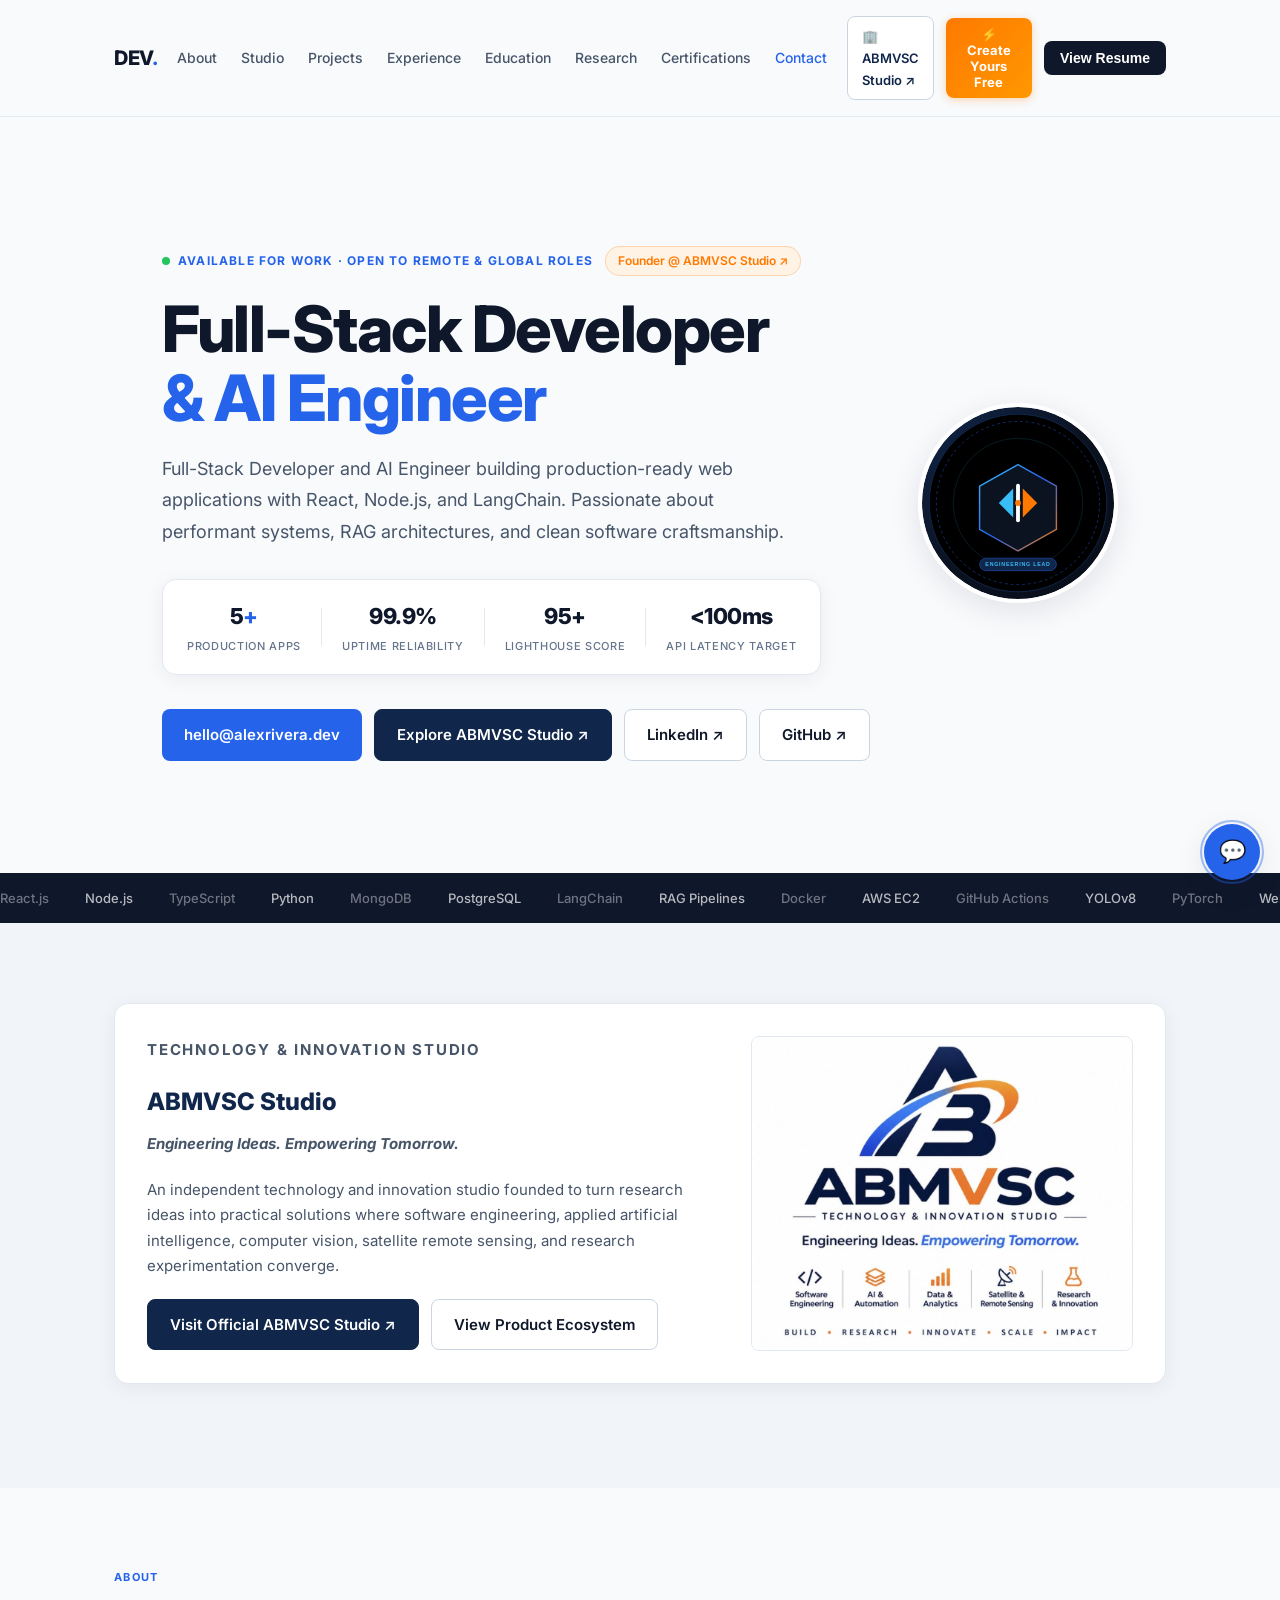
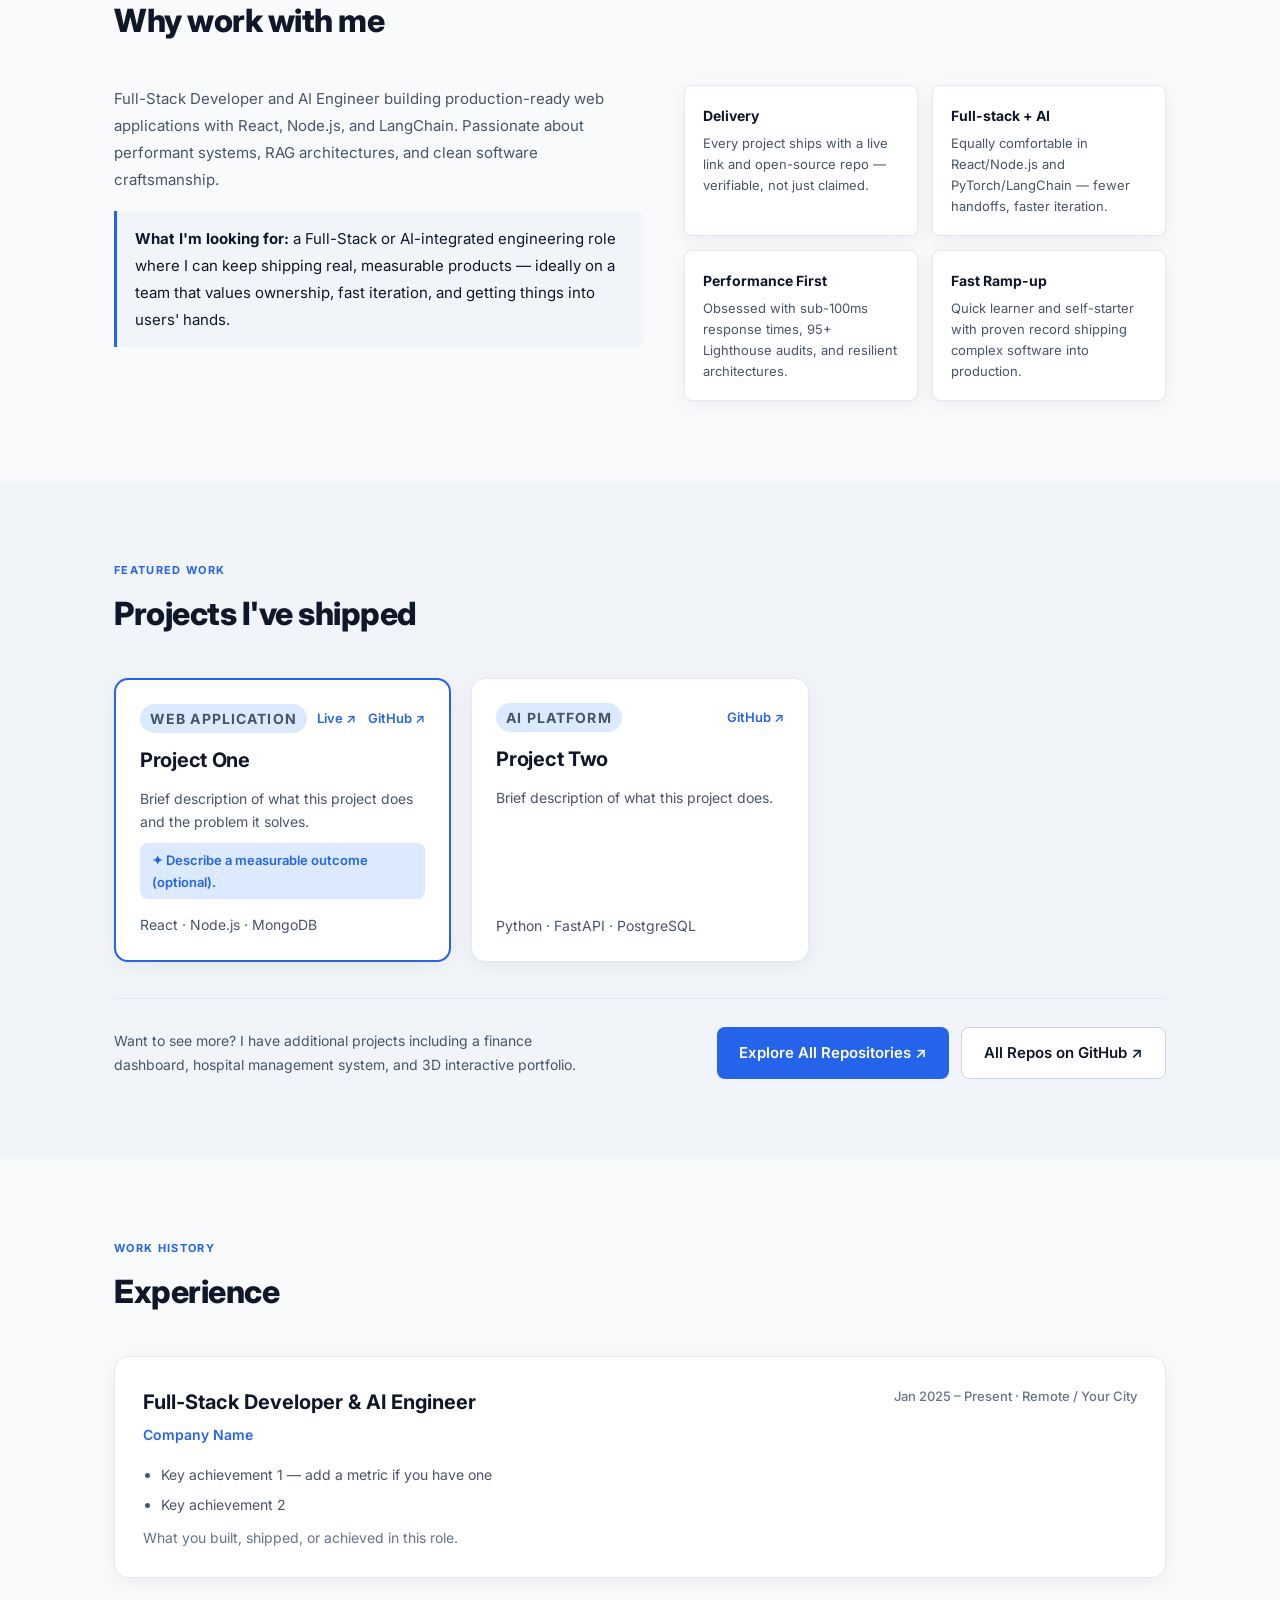
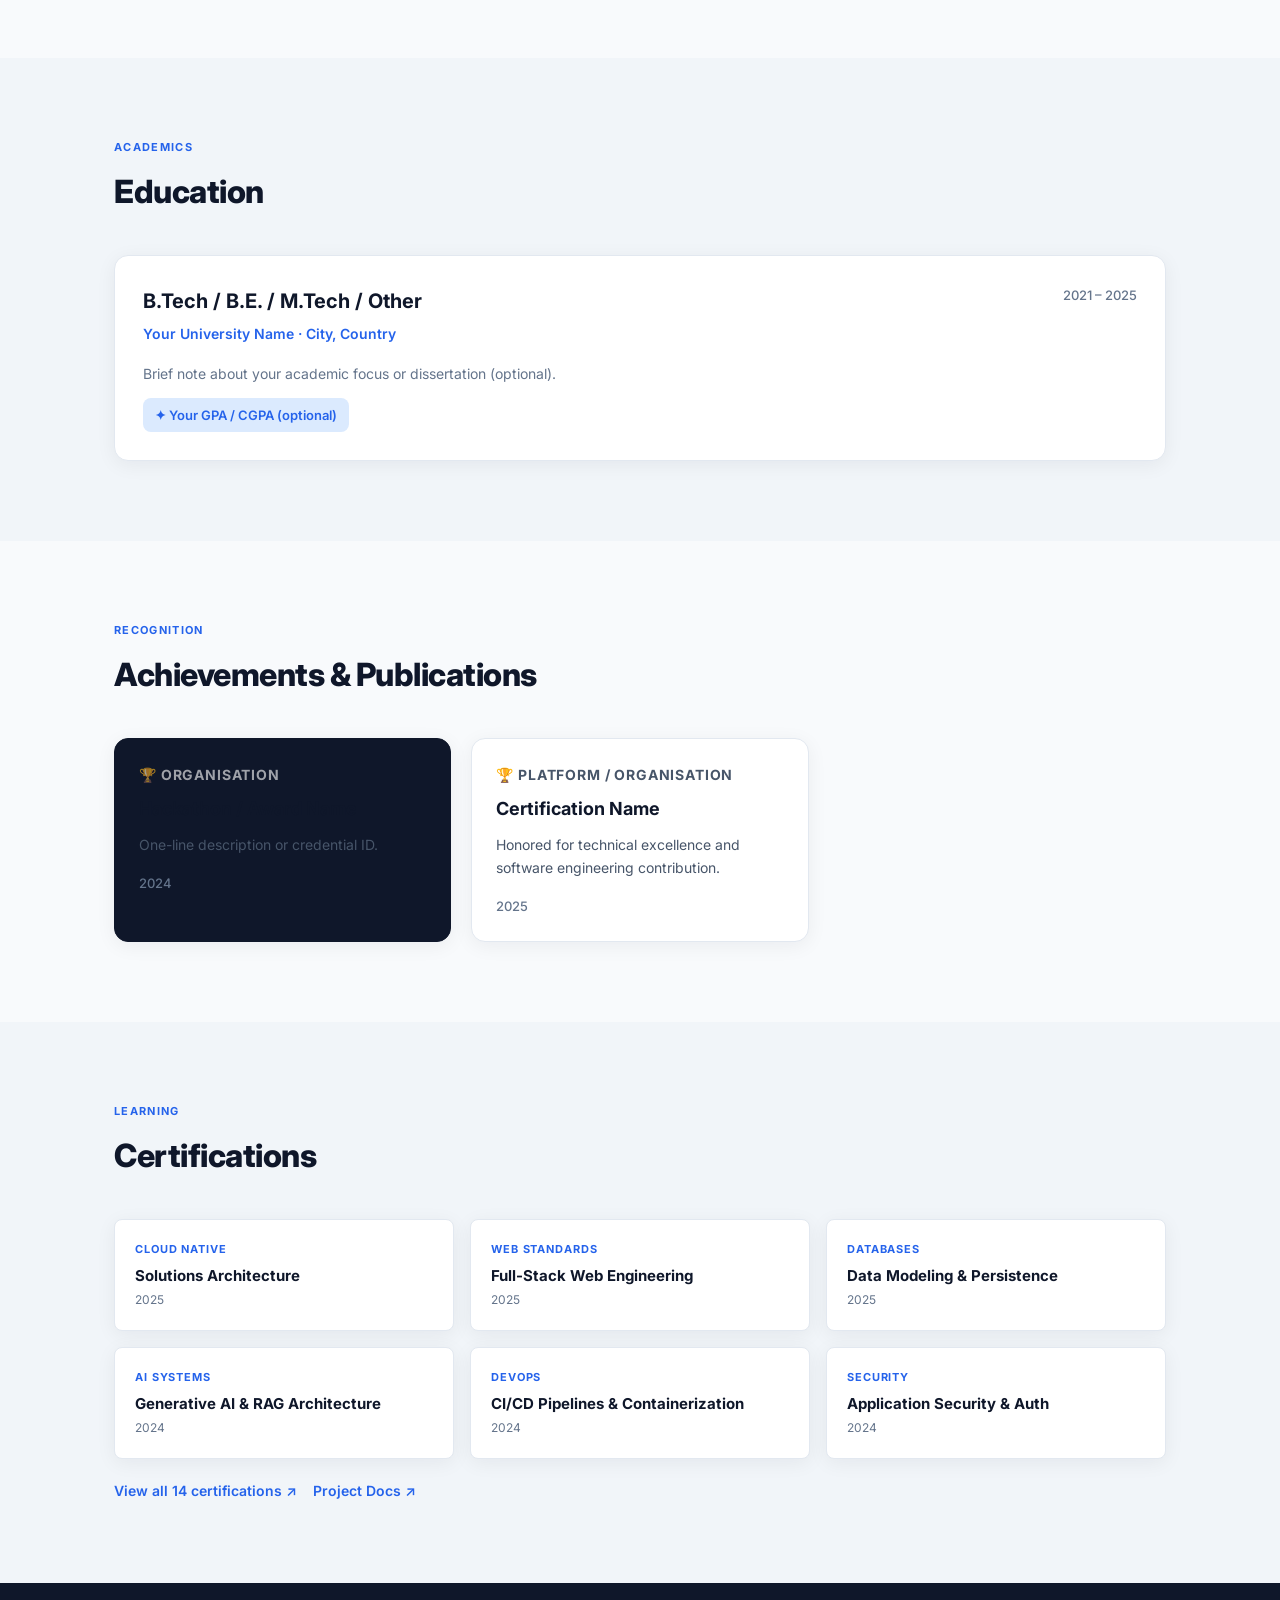
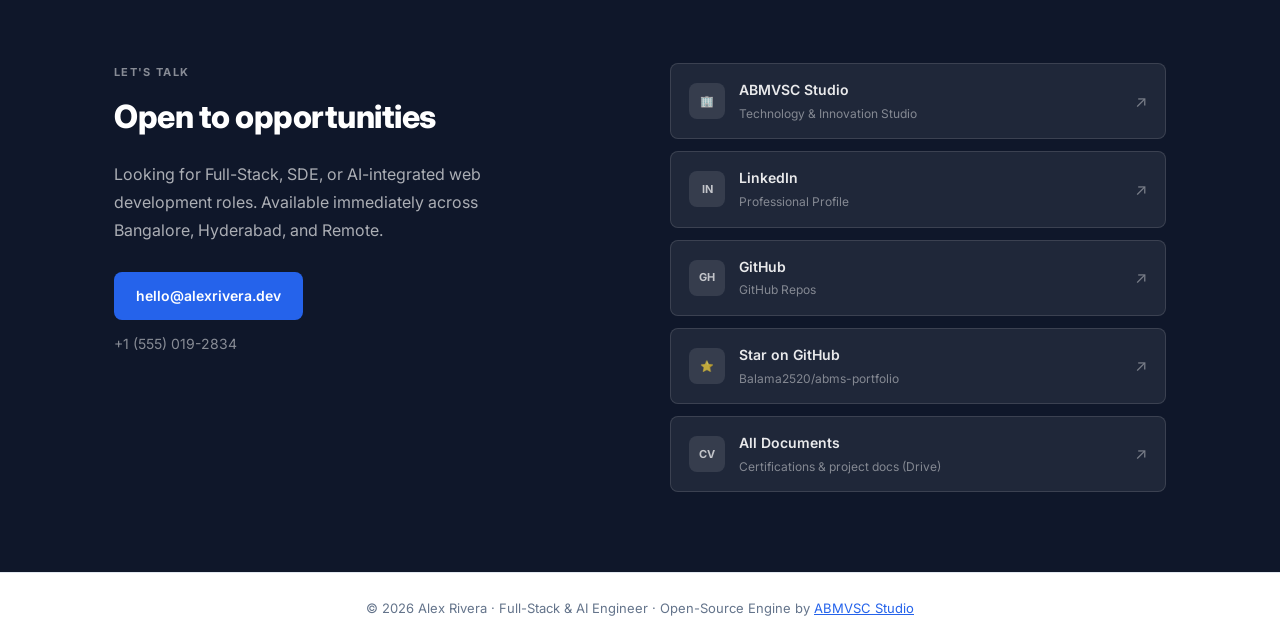
<file: index.html>
<!DOCTYPE html>
<html lang="en">

<head>
  <meta charset="UTF-8" />
  <meta name="viewport" content="width=device-width, initial-scale=1.0" />
  <title>Developer Portfolio | Full-Stack &amp; AI Engineer</title>
  <meta name="description"
    content="Developer Portfolio — Full-Stack Developer building AI-powered web applications with React, Node.js, and cloud architectures. Open-source template by ABMVSC Studio." />
  <link rel="canonical" href="https://abms-portfolio.netlify.app/" />
  <meta name="theme-color" content="#0f172a" />

  <!-- Google Site Verification -->
  <meta name="google-site-verification" content="google1813f9af1d0c0f59" />

  <!-- Open Graph -->
  <meta property="og:type" content="website" />
  <meta property="og:title" content="Developer Portfolio | Full-Stack &amp; AI Engineer" />
  <meta property="og:description"
    content="Full-Stack Developer building AI-powered web applications with React, Node.js, and cloud architectures. Open-source template by ABMVSC Studio." />
  <meta property="og:url" content="https://abms-portfolio.netlify.app/" />
  <meta property="og:site_name" content="Developer Portfolio" />
  <meta property="og:locale" content="en_IN" />
  <meta property="og:image" content="https://abms-portfolio.netlify.app/og-image.png" />
  <meta property="og:image:width" content="1200" />
  <meta property="og:image:height" content="630" />
  <meta property="og:image:alt" content="Developer Portfolio — Full-Stack &amp; AI Engineer" />

  <!-- Twitter Card -->
  <meta name="twitter:card" content="summary_large_image" />
  <meta name="twitter:title" content="Developer Portfolio | Full-Stack &amp; AI Engineer" />
  <meta name="twitter:description"
    content="Full-Stack Developer building AI-powered web applications with React, Node.js, and modern AI architectures." />
  <meta name="twitter:image" content="https://abms-portfolio.netlify.app/og-image.png" />

  <!-- Favicon -->
  <link rel="apple-touch-icon" sizes="180x180" href="apple-touch-icon.png" />
  <link rel="icon" type="image/png" sizes="32x32" href="favicon-32x32.png" />
  <link rel="icon" type="image/png" sizes="16x16" href="favicon-16x16.png" />
  <link rel="icon" href="favicon.ico" />
  <link rel="manifest" href="site.webmanifest" />

  <!-- Fonts -->
  <link rel="preconnect" href="https://fonts.googleapis.com" />
  <link rel="preconnect" href="https://fonts.gstatic.com" crossorigin />
  <link
    href="https://fonts.googleapis.com/css2?family=Inter:ital,wght@0,400;0,500;0,600;0,700;0,800;1,400&display=swap"
    rel="stylesheet" />

  <link rel="stylesheet" href="style.css" />

  <!-- Structured Data -->
  <script type="application/ld+json">
  {
    "@context": "https://schema.org",
    "@type": "Person",
    "name": "Developer Portfolio",
    "jobTitle": "Full-Stack Developer",
    "description": "Full-Stack Developer and AI Engineer building production-ready web applications with React, Node.js, and cloud architectures.",
    "url": "https://abms-portfolio.netlify.app/",
    "image": "https://abms-portfolio.netlify.app/assets/avatar.svg",
    "email": "mailto:hello@alexrivera.dev",
    "telephone": "+1-555-019-2834",
    "address": {
      "@type": "PostalAddress",
      "addressRegion": "Global Remote",
      "addressCountry": "IN"
    },
    "alumniOf": {
      "@type": "CollegeOrUniversity",
      "name": "University of Technology"
    },
    "sameAs": [
      "https://linkedin.com",
      "https://github.com",
                  "https://github.com"
    ],
    "knowsAbout": ["React.js", "Node.js", "LangChain", "AI Engineering", "Full-Stack Development", "Computer Vision"]
  }
  </script>
</head>

<body>
  <a href="#main" class="skip-link">Skip to content</a>

  <!-- NAVBAR -->
  <header class="navbar">
    <div class="container">
      <div class="logo">
        <a href="index.html" data-bind="personal.initials">DEV<span class="logo-accent">.</span></a>
      </div>

      <nav aria-label="Primary navigation">
        <a href="#about">About</a>
        <a href="#studio">Studio</a>
        <a href="#projects">Projects</a>
        <a href="#experience">Experience</a>
        <a href="#education">Education</a>
        <a href="#research">Research</a>
        <a href="#certifications">Certifications</a>
        <a href="#contact">Contact</a>
      </nav>

      <div class="nav-actions">
        <!-- Direct Link to Company Studio Portfolio -->
        <a href="studio.html" class="company-switch-btn" title="View ABMVSC Technology &amp; Innovation Studio">
          🏢 ABMVSC Studio ↗
        </a>

        <button class="generator-nav-btn" type="button" data-generator-open title="Generate Your Free Portfolio in 60s">
          ⚡ Create Yours Free
        </button>
        <button class="resume-btn" type="button" data-resume-trigger>
          View Resume
        </button>
      </div>
    </div>
  </header>

  <main id="main">

    <!-- HERO -->
    <section class="hero">
      <div class="container hero-flex">
        <div class="hero-content">
          <p class="eyebrow">Available for work · Open to Remote &amp; Global Roles</p>
          <a href="studio.html" class="studio-pill-tag">Founder @ ABMVSC Studio ↗</a>

          <h1>Full-Stack Developer<br><span class="hero-accent">&amp; AI Engineer</span></h1>
          <p class="hero-description" data-bind="personal.bio">
            I build production-ready web applications and intelligent AI tools — React frontends,
            Node.js backends, LangChain RAG pipelines, and cloud deployments.
            Engineered under <strong>ABMVSC Studio</strong>. Open to full-time engineering roles and global remote collaborations.
          </p>

          <div class="stat-row">
            <div class="stat">
              <span class="stat-num">5<span style="color:var(--accent);">+</span></span>
              <span class="stat-label">Production Apps</span>
            </div>
            <div class="stat-divider"></div>
            <div class="stat">
              <span class="stat-num">99.9%</span>
              <span class="stat-label">Uptime Reliability</span>
            </div>
            <div class="stat-divider"></div>
            <div class="stat">
              <span class="stat-num">95+</span>
              <span class="stat-label">Lighthouse Score</span>
            </div>
            <div class="stat-divider"></div>
            <div class="stat">
              <span class="stat-num">&lt;100ms</span>
              <span class="stat-label">API Latency Target</span>
            </div>
          </div>

          <div class="hero-buttons">
            <a class="btn-primary" href="mailto:hello@alexrivera.dev" data-bind="personal.email">Email Me</a>
            <a class="btn-studio" href="studio.html">Explore ABMVSC Studio ↗</a>
            <a class="btn-secondary" href="https://linkedin.com" target="_blank"
              rel="noopener noreferrer">LinkedIn ↗</a>
            <a class="btn-secondary" href="https://github.com" target="_blank"
              rel="noopener noreferrer">GitHub ↗</a>
          </div>
        </div>

        <div class="hero-photo-wrap">
          <img class="hero-photo" src="assets/engineer-avatar.svg" alt="Developer Avatar" width="200" height="200" data-bind="personal.photo" />
        </div>
      </div>
    </section>

    <!-- SKILLS MARQUEE -->
    <div class="skills-bar">
      <div class="skills-scroll">
        <span>React.js</span><span>Node.js</span><span>TypeScript</span><span>Python</span>
        <span>MongoDB</span><span>PostgreSQL</span><span>LangChain</span><span>RAG Pipelines</span>
        <span>Docker</span><span>AWS EC2</span><span>GitHub Actions</span><span>YOLOv8</span>
        <span>PyTorch</span><span>WebSockets</span><span>JWT</span><span>REST APIs</span>
        <span>Express.js</span><span>Tailwind CSS</span><span>Redux</span><span>OpenCV</span>
        <!-- duplicate for seamless loop -->
        <span>React.js</span><span>Node.js</span><span>TypeScript</span><span>Python</span>
        <span>MongoDB</span><span>PostgreSQL</span><span>LangChain</span><span>RAG Pipelines</span>
        <span>Docker</span><span>AWS EC2</span><span>GitHub Actions</span><span>YOLOv8</span>
        <span>PyTorch</span><span>WebSockets</span><span>JWT</span><span>REST APIs</span>
        <span>Express.js</span><span>Tailwind CSS</span><span>Redux</span><span>OpenCV</span>
      </div>
    </div>

    <!-- COMPANY SHOWCASE BANNER -->
    <section id="studio" class="section alt">
      <div class="container">
        <div class="company-feature-banner">
          <div>
            <p class="section-label section-label-orange">Technology &amp; Innovation Studio</p>
            <h3>ABMVSC Studio</h3>
            <p class="company-tagline">Engineering Ideas. Empowering Tomorrow.</p>
            <p>
              An independent technology and innovation studio founded to turn research ideas into practical solutions where software engineering,
              applied artificial intelligence, computer vision, satellite remote sensing, and research experimentation converge.
            </p>
            <div style="display: flex; gap: 12px; flex-wrap: wrap;">
              <a href="studio.html" class="btn-studio">Visit Official ABMVSC Studio ↗</a>
              <a href="studio.html#ecosystem" class="btn-secondary">View Product Ecosystem</a>
            </div>
          </div>
          <div>
            <a href="studio.html">
              <img src="assets/abmvsc-logo-card.jpg" alt="ABMVSC — Technology &amp; Innovation Studio" width="460" />
            </a>
          </div>
        </div>
      </div>
    </section>

    <!-- ABOUT / WHY WORK WITH ME -->
    <section id="about" class="section">
      <div class="container">
        <header class="section-header">
          <p class="section-label">About</p>
          <h2>Why work with me</h2>
        </header>

        <div class="about-grid">
          <div class="about-narrative">
            <p data-bind="personal.bio">
              I am a full-stack engineer and AI developer focused on shipping production-quality software, clean architectures,
              and measurable real-world outcomes. Every project featured here includes a live interactive demo and an
              open-source codebase. I bridge user-centric frontend craftsmanship with performant backend systems and
              intelligent AI pipelines.
            </p>
            <p class="about-vision">
              <strong>What I'm looking for:</strong> a Full-Stack or AI-integrated engineering role where I can
              keep shipping real, measurable products — ideally on a team that values ownership, fast iteration,
              and getting things into users' hands.
            </p>
          </div>

          <div class="reason-grid">
            <div class="reason-card">
              <p class="reason-title">Delivery</p>
              <p>Every project ships with a live link and open-source repo — verifiable, not just claimed.</p>
            </div>
            <div class="reason-card">
              <p class="reason-title">Full-stack + AI</p>
              <p>Equally comfortable in React/Node.js and PyTorch/LangChain — fewer handoffs, faster iteration.</p>
            </div>
            <div class="reason-card">
              <p class="reason-title">Performance First</p>
              <p>Obsessed with sub-100ms response times, 95+ Lighthouse audits, and resilient architectures.</p>
            </div>
            <div class="reason-card">
              <p class="reason-title">Fast Ramp-up</p>
              <p>Quick learner and self-starter with proven record shipping complex software into production.</p>
            </div>
          </div>
        </div>
      </div>
    </section>

    <!-- PROJECTS -->
    <section id="projects" class="section alt">
      <div class="container">
        <header class="section-header">
          <p class="section-label">Featured Work</p>
          <h2>Projects I've shipped</h2>
        </header>

        <div class="project-grid">

          <!-- Saarthi Link -->
          <article class="project-card project-featured">
            <div class="project-card-top">
              <p class="project-tag">AI Career Platform</p>
              <div class="project-links">
                <a href="https://saarthi-link.netlify.app/" target="_blank" rel="noopener noreferrer">Live ↗</a>
                <a href="https://github.com" target="_blank" rel="noopener noreferrer">GitHub ↗</a>
              </div>
            </div>
            <h3>Saarthi Link</h3>
            <p>AI-powered career copilot for Indian students and freshers. Features resume ATS scoring, personalised
              30/90-day learning roadmaps, job matching, and interview prep — built with FastAPI, React, and ChromaDB.
            </p>
            <div class="project-metric">✦ ATS Scoring · Roadmaps · Interview Prep</div>
            <p class="tech-stack">React · FastAPI · ChromaDB · Saarthi AI · PostgreSQL · Tailwind</p>
          </article>

          <!-- Giakaa CMS -->
          <article class="project-card">
            <div class="project-card-top">
              <p class="project-tag">CMS Platform</p>
              <div class="project-links">
                <a href="https://o8m-giakaa-cms.vercel.app/" target="_blank" rel="noopener noreferrer">Live ↗</a>
                <a href="https://github.com" target="_blank" rel="noopener noreferrer">GitHub ↗</a>
              </div>
            </div>
            <h3>Giakaa CMS</h3>
            <p>Hybrid dual-database CMS with SEO-aware rendering, OpenGraph support, XSS sanitisation, schema
              validation, and scalable cloud deployment.</p>
            <div class="project-metric">✦ 40% API latency reduction via query optimisation</div>
            <p class="tech-stack">React · Node.js · PostgreSQL · MongoDB · Docker · Vercel</p>
          </article>

          <!-- Smart Task Manager -->
          <article class="project-card">
            <div class="project-card-top">
              <p class="project-tag">Offline PWA</p>
              <div class="project-links">
                <a href="https://saarthi-link.netlify.app/" target="_blank" rel="noopener noreferrer">Live ↗</a>
                <a href="https://github.com" target="_blank" rel="noopener noreferrer">GitHub ↗</a>
              </div>
            </div>
            <h3>Smart Task Manager</h3>
            <p>Offline-first Progressive Web App built with Vanilla JS. Voice input via Web Speech API, Pomodoro
              focus timer, time-aware UI, and zero-cloud localStorage persistence.</p>
            <div class="project-metric">✦ 95+ Lighthouse score · Fully offline</div>
            <p class="tech-stack">HTML5 · CSS3 · Vanilla JavaScript · Web Speech API · Service Worker</p>
          </article>

          <!-- AVR Shop -->
          <article class="project-card">
            <div class="project-card-top">
              <p class="project-tag">AgriTech E-Commerce</p>
              <div class="project-links">
                <a href="https://github.com" target="_blank" rel="noopener noreferrer">GitHub ↗</a>
              </div>
            </div>
            <h3>AVR Shop</h3>
            <p>Agriculture-focused digital commerce and advisory platform for farmers. Integrates a fertilizer and supplies catalog
              with an AI assistant for crop care and expert agricultural advice.</p>
            <div class="project-metric">✦ MERN stack with integrated agricultural AI</div>
            <p class="tech-stack">React · Node.js · Express · MongoDB · AI Assistant</p>
          </article>

        </div>

        <div class="section-footer">
          <p class="section-footer-text">Want to see more? I have additional projects including a finance dashboard,
            hospital management system, and 3D interactive portfolio.</p>
          <div class="section-footer-links">
            <a class="btn-primary"
              href="https://github.com"
              target="_blank" rel="noopener noreferrer">Explore All Repositories ↗</a>
            <a class="btn-secondary" href="https://github.com" target="_blank" rel="noopener noreferrer">All
              Repos on GitHub ↗</a>
          </div>
        </div>

      </div>
    </section>

    <!-- EXPERIENCE -->
    <section id="experience" class="section">
      <div class="container">
        <header class="section-header">
          <p class="section-label">Work History</p>
          <h2>Experience</h2>
        </header>

        <div class="experience-list">

          <article class="experience-card">
            <div class="exp-header">
              <div>
                <h3>Full-Stack Developer Intern</h3>
                <p class="exp-company">Cloud Innovations Lab · Engineering Team</p>
              </div>
              <span class="exp-date">Aug 2025 – Oct 2025 · Remote</span>
            </div>
            <ul>
              <li>Built a MERN-stack automation dashboard centralising 15+ project metrics, improving reporting
                efficiency by <strong>25%</strong>.</li>
              <li>Developed reusable React components and REST API integrations, reducing manual operational effort by
                <strong>30%</strong>.</li>
              <li>Deployed on AWS EC2 using Docker and GitHub Actions CI/CD — achieved <strong>95+ Lighthouse
                  scores</strong>.</li>
            </ul>
            <p class="tech-stack">React · Node.js · MongoDB · Docker · AWS EC2 · GitHub Actions</p>
          </article>

          <article class="experience-card">
            <div class="exp-header">
              <div>
                <h3>Software Systems Engineer</h3>
                <p class="exp-company">ABMVSC Studio · Systems Group</p>
              </div>
              <span class="exp-date">2024 – Present · Remote</span>
            </div>
            <ul>
              <li>Architected and delivered scalable frontend and backend systems, improving reporting efficiency and operational throughput.</li>
              <li>Engineered reusable modular components and RESTful API integrations with comprehensive automated CI/CD testing.</li>
              <li>Deployed containerized microservices on AWS using Docker and GitHub Actions, maintaining 95+ Lighthouse audit performance.</li>
            </ul>
            <p class="tech-stack">React · Node.js · TypeScript · Docker · AWS · GitHub Actions</p>
          </article>

        </div>
      </div>
    </section>

    <!-- EDUCATION -->
    <section id="education" class="section alt">
      <div class="container">
        <header class="section-header">
          <p class="section-label">Academics</p>
          <h2>Education</h2>
        </header>

        <div class="experience-list">
          <article class="experience-card">
            <div class="exp-header">
              <div>
                <h3>B.S. in Computer Science &amp; Engineering</h3>
                <p class="exp-company">University of Technology · Department of Engineering</p>
              </div>
              <span class="exp-date">2020 – 2024 · First Class with Distinction</span>
            </div>
            <p style="margin-top:8px; font-size:14px; color:var(--text-soft);">Specialized in distributed systems, modern web application architecture, and AI-driven systems engineering.</p>
          </article>
        </div>
      </div>
    </section>

    <!-- RESEARCH & ACHIEVEMENTS -->
    <section id="research" class="section">
      <div class="container">
        <header class="section-header">
          <p class="section-label">Recognition</p>
          <h2>Achievements &amp; Publications</h2>
        </header>

        <div class="achievement-grid">

          <article class="achievement-card achievement-highlight">
            <p class="achievement-tag">🏆 Engineering Excellence</p>
            <h3>Open-Source Innovation</h3>
            <p>Built and released production-grade open-source developer toolkits, starter templates, and cloud utilities.</p>
          </article>

          <article class="achievement-card">
            <p class="achievement-tag">⚡ Performance Milestone</p>
            <h3>High-Performance Microservices</h3>
            <p>Engineered dual-database query caching and microservice architectures targeting sub-100ms API response times.</p>
            <a class="achievement-link" href="https://github.com/Balama2520/abms-portfolio" target="_blank" rel="noopener noreferrer">View Architecture ↗</a>
          </article>

          <article class="achievement-card">
            <p class="achievement-tag">🤖 Applied AI</p>
            <h3>RAG &amp; Vector Search Systems</h3>
            <p>Implemented context-aware retrieval-augmented generation pipelines using vector embeddings and semantic search.</p>
            <div style="display:flex; gap:16px; margin-top:4px;">
              <a class="achievement-link" href="https://github.com/Balama2520/abms-portfolio" target="_blank" rel="noopener noreferrer">View Repositories ↗</a>
            </div>
          </article>

        </div>
      </div>
    </section>

    <!-- CERTIFICATIONS -->
    <section id="certifications" class="section alt">
      <div class="container">
        <header class="section-header">
          <p class="section-label">Learning</p>
          <h2>Certifications</h2>
        </header>

        <div class="cert-grid">
          <article class="cert-card">
            <p class="cert-issuer">Cloud Native</p>
            <h3>Solutions Architecture</h3>
            <p class="cert-date">2025</p>
          </article>
          <article class="cert-card">
            <p class="cert-issuer">Web Standards</p>
            <h3>Full-Stack Web Engineering</h3>
            <p class="cert-date">2025</p>
          </article>
          <article class="cert-card">
            <p class="cert-issuer">Databases</p>
            <h3>Data Modeling &amp; Persistence</h3>
            <p class="cert-date">2025</p>
          </article>
          <article class="cert-card">
            <p class="cert-issuer">AI Systems</p>
            <h3>Generative AI &amp; RAG Architecture</h3>
            <p class="cert-date">2024</p>
          </article>
          <article class="cert-card">
            <p class="cert-issuer">DevOps</p>
            <h3>CI/CD Pipelines &amp; Containerization</h3>
            <p class="cert-date">2024</p>
          </article>
          <article class="cert-card">
            <p class="cert-issuer">Security</p>
            <h3>Application Security &amp; Auth</h3>
            <p class="cert-date">2024</p>
          </article>
        </div>

        <div class="inline-links">
          <a href="https://github.com" target="_blank"
            rel="noopener noreferrer">View all 14 certifications ↗</a>
          <a href="https://github.com" target="_blank"
            rel="noopener noreferrer">Project Docs ↗</a>
        </div>
      </div>
    </section>

    <!-- CONTACT -->
    <section id="contact" class="section contact-section">
      <div class="container">
        <div class="contact-grid">
          <div class="contact-left">
            <p class="section-label">Let's talk</p>
            <h2>Open to opportunities</h2>
            <p class="contact-desc">Looking for Full-Stack, SDE, or AI-integrated web development roles. Available
              immediately across Bangalore, Hyderabad, and Remote.</p>
            <a class="btn-primary" href="mailto:hello@alexrivera.dev" data-bind="personal.email">hello@alexrivera.dev</a>
            <p class="contact-phone" data-bind="personal.phone">+1 (555) 019-2834</p>
          </div>
          <div class="contact-right">
            <a class="contact-link-card" href="studio.html">
              <span class="contact-link-icon" style="color:var(--orange);">🏢</span>
              <div>
                <p class="contact-link-label">ABMVSC Studio</p>
                <p class="contact-link-sub">Technology &amp; Innovation Studio</p>
              </div>
              <span class="contact-link-arrow">↗</span>
            </a>
            <a class="contact-link-card" href="https://linkedin.com" target="_blank"
              rel="noopener noreferrer">
              <span class="contact-link-icon">in</span>
              <div>
                <p class="contact-link-label">LinkedIn</p>
                <p class="contact-link-sub">Professional Profile</p>
              </div>
              <span class="contact-link-arrow">↗</span>
            </a>
            <a class="contact-link-card" href="https://github.com" target="_blank" rel="noopener noreferrer">
              <span class="contact-link-icon">gh</span>
              <div>
                <p class="contact-link-label">GitHub</p>
                <p class="contact-link-sub">GitHub Repos</p>
              </div>
              <span class="contact-link-arrow">↗</span>
            </a>
            <a class="contact-link-card" href="https://github.com/Balama2520/abms-portfolio" target="_blank"
              rel="noopener noreferrer">
              <span class="contact-link-icon">⭐</span>
              <div>
                <p class="contact-link-label">Star on GitHub</p>
                <p class="contact-link-sub">Balama2520/abms-portfolio</p>
              </div>
              <span class="contact-link-arrow">↗</span>
            </a>
            <a class="contact-link-card"
              href="https://github.com"
              target="_blank" rel="noopener noreferrer">
              <span class="contact-link-icon">cv</span>
              <div>
                <p class="contact-link-label">All Documents</p>
                <p class="contact-link-sub">Certifications &amp; project docs (Drive)</p>
              </div>
              <span class="contact-link-arrow">↗</span>
            </a>
          </div>
        </div>
      </div>
    </section>

  </main>

  <!-- RESUME PREVIEW MODAL -->
  <div class="resume-modal" id="resumeModal" aria-hidden="true">
    <div class="resume-modal-backdrop" data-resume-close></div>
    <div class="resume-modal-panel" role="dialog" aria-modal="true" aria-label="Resume preview">
      <div class="resume-modal-bar">
        <span>Curriculum Vitae / Resume</span>
        <div class="resume-modal-actions">
          <a href="resume.pdf" download>Download</a>
          <button type="button" data-resume-close aria-label="Close resume preview">✕</button>
        </div>
      </div>
      <iframe src="" title="Resume preview" id="resumeFrame"></iframe>
    </div>
  </div>

  <footer>
    <p>© <span id="footer-year"></span> <span data-bind="personal.name">Developer Portfolio</span> · Full-Stack &amp; AI Engineer · Open-Source Engine by <a href="studio.html" style="color:var(--accent); text-decoration:underline;">ABMVSC Studio</a></p>
  </footer>

  <!-- AI CHATBOT -->
  <div class="chatbot" id="chatbot">
    <button class="chatbot-toggle" id="chatbotToggle" aria-label="Open AI chat assistant" aria-expanded="false">
      <span class="chatbot-toggle-icon-open">💬</span>
      <span class="chatbot-toggle-icon-close">✕</span>
      <span class="chatbot-pulse-ring"></span>
    </button>

    <div class="chatbot-window" id="chatbotWindow" aria-hidden="true">
      <div class="chatbot-header">
        <div style="display:flex; align-items:center; gap:8px;">
          <span class="chat-status-dot"></span>
          <div>
            <p class="chatbot-header-title">ABMVSC Intelligence <span class="chat-ai-pill">AI STUDIO</span></p>
            <p class="chatbot-header-sub">Online · AI Studio Assistant</p>
          </div>
        </div>
        <button type="button" class="chatbot-close" id="chatbotClose" aria-label="Close chat">✕</button>
      </div>

      <div class="chatbot-messages" id="chatbotMessages"></div>

      <div class="chatbot-quick-replies" id="chatbotQuickReplies">
        <button data-q="howItWorks">⚡ How It Works</button>
        <button data-q="whyHire">Why Hire Me</button>
        <button data-q="skills">Skills</button>
        <button data-q="projects">Projects</button>
        <button data-q="studio">ABMVSC Studio</button>
        <button data-q="experience">Experience</button>
        <button data-q="resume">Resume</button>
        <button data-q="contact">Contact</button>
      </div>

      <form class="chatbot-input-row" id="chatbotForm">
        <input type="text" id="chatbotInput" placeholder="Type a question…" autocomplete="off" />
        <button type="submit" aria-label="Send message">➤</button>
      </form>
    </div>
  </div>

  <!-- ✏️ Edit config.js to customize your portfolio & studio identity in seconds -->
  <script src="config.js"></script>
  <script src="script.js" defer></script>
  <script>document.getElementById('footer-year').textContent = new Date().getFullYear();</script>

  <!-- PORTFOLIO GENERATOR & LEAD CAPTURE MODAL -->
  <div class="generator-modal" id="generatorModal" aria-hidden="true" role="dialog" aria-labelledby="generatorTitle">
    <div class="generator-backdrop" data-generator-close></div>
    <div class="generator-dialog">
      <div class="generator-header">
        <div style="display:flex; align-items:center; gap:10px;">
          <span class="generator-badge">ABMVSC Studio Engine</span>
          <h2 id="generatorTitle" style="font-size:18px; font-weight:800; color:var(--navy); margin:0;">Create Your Portfolio in 60s</h2>
        </div>
        <button type="button" class="generator-close-btn" data-generator-close aria-label="Close generator">✕</button>
      </div>

      <p class="generator-sub">Enter your details below to instantly generate your customized <code>config.js</code> file ready to drop into the repo and deploy worldwide.</p>

      <form id="generatorForm" class="generator-form">
        <div class="form-row">
          <div class="form-group">
            <label for="genName">Full Name *</label>
            <input type="text" id="genName" required placeholder="e.g. John Doe" />
          </div>
          <div class="form-group">
            <label for="genRole">Professional Role *</label>
            <input type="text" id="genRole" required placeholder="e.g. Full-Stack &amp; AI Engineer" />
          </div>
        </div>

        <div class="form-row">
          <div class="form-group">
            <label for="genEmail">Work / Personal Email *</label>
            <input type="email" id="genEmail" required placeholder="e.g. john@example.com" />
          </div>
          <div class="form-group">
            <label for="genLocation">Location &amp; Availability *</label>
            <input type="text" id="genLocation" required placeholder="e.g. Bangalore · Open to Remote" />
          </div>
        </div>

        <div class="form-row">
          <div class="form-group">
            <label for="genGitHub">GitHub Profile URL</label>
            <input type="url" id="genGitHub" placeholder="e.g. https://github.com/yourusername" />
          </div>
          <div class="form-group">
            <label for="genLinkedIn">LinkedIn Profile URL</label>
            <input type="url" id="genLinkedIn" placeholder="e.g. https://linkedin.com/in/yourprofile" />
          </div>
        </div>

        <div class="form-group">
          <label for="genProject">Flagship Project (Name &amp; 1-Line Description)</label>
          <input type="text" id="genProject" placeholder="e.g. Saarthi AI — Intelligent career guidance copilot" />
        </div>

        <button type="submit" class="btn-primary" style="width:100%; justify-content:center; font-size:15px; padding:12px; margin-top:8px;">
          ⚡ Generate &amp; Download My config.js
        </button>
      </form>

      <div id="generatorSuccess" class="generator-success" style="display:none;">
        <div class="success-icon">🎉</div>
        <h3 style="color:var(--navy); font-size:20px; font-weight:800; margin-bottom:6px;">Your <code>config.js</code> Has Been Generated!</h3>
        <p style="color:var(--text-soft); font-size:14px;">Your customized configuration is downloaded. Launch your site in 2 steps:</p>
        <div class="success-steps">
          <div class="step-card">
            <span class="step-num">1</span>
            <div>
              <strong style="color:var(--navy);">Drop into your project folder:</strong>
              <p style="color:var(--text-soft); font-size:13px; margin:4px 0 0;">Move the downloaded <code>config.js</code> into your cloned folder, replacing the default file.</p>
            </div>
          </div>
          <div class="step-card">
            <span class="step-num">2</span>
            <div>
              <strong style="color:var(--navy);">Star the ABMVSC Repo on GitHub:</strong>
              <p style="color:var(--text-soft); font-size:13px; margin:4px 0 0;">Support the studio to keep this open-source template free for developers worldwide.</p>
              <a href="https://github.com/Balama2520/abms-portfolio" target="_blank" rel="noopener noreferrer" class="btn-star-gh">⭐ Star on GitHub (Balama2520/abms-portfolio)</a>
            </div>
          </div>
        </div>
        <button type="button" class="btn-secondary" data-generator-close style="margin-top:12px; width:100%; justify-content:center;">Done</button>
      </div>
    </div>
  </div>

</body>

</html>
</file>
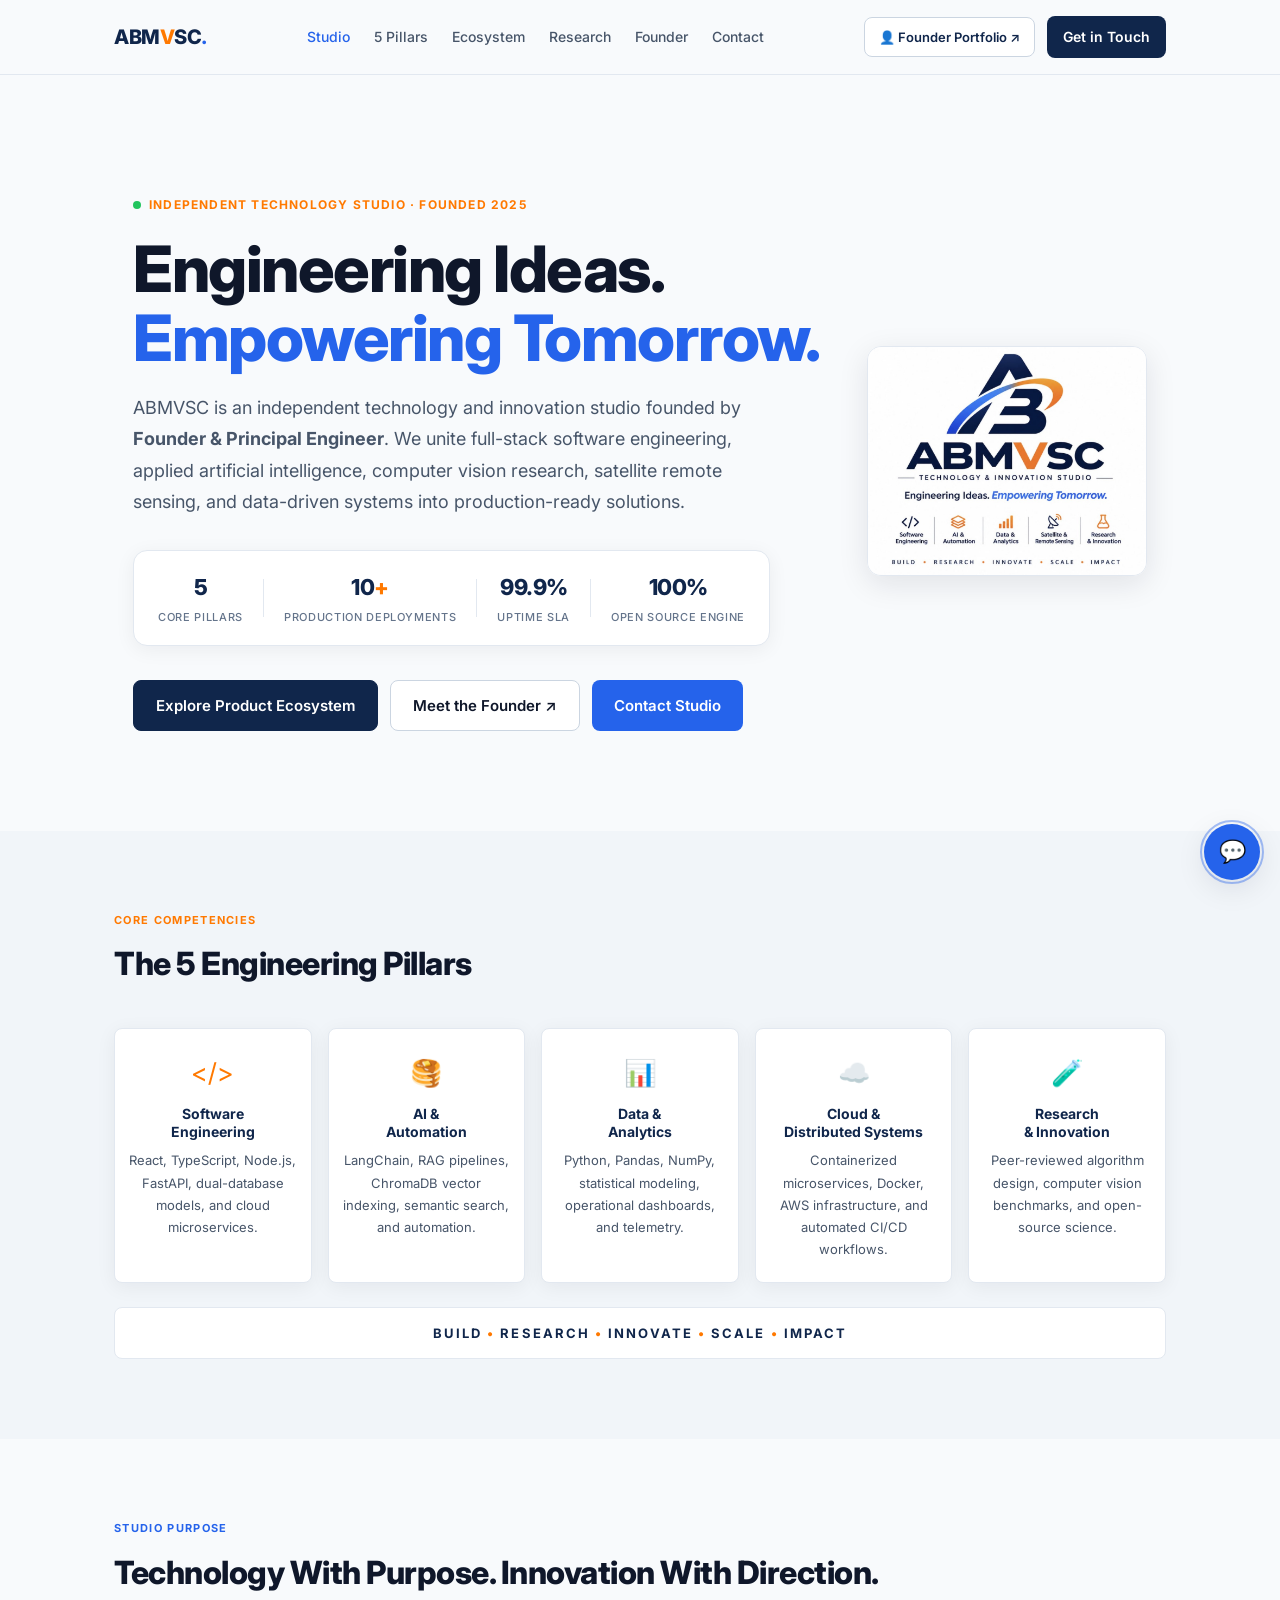
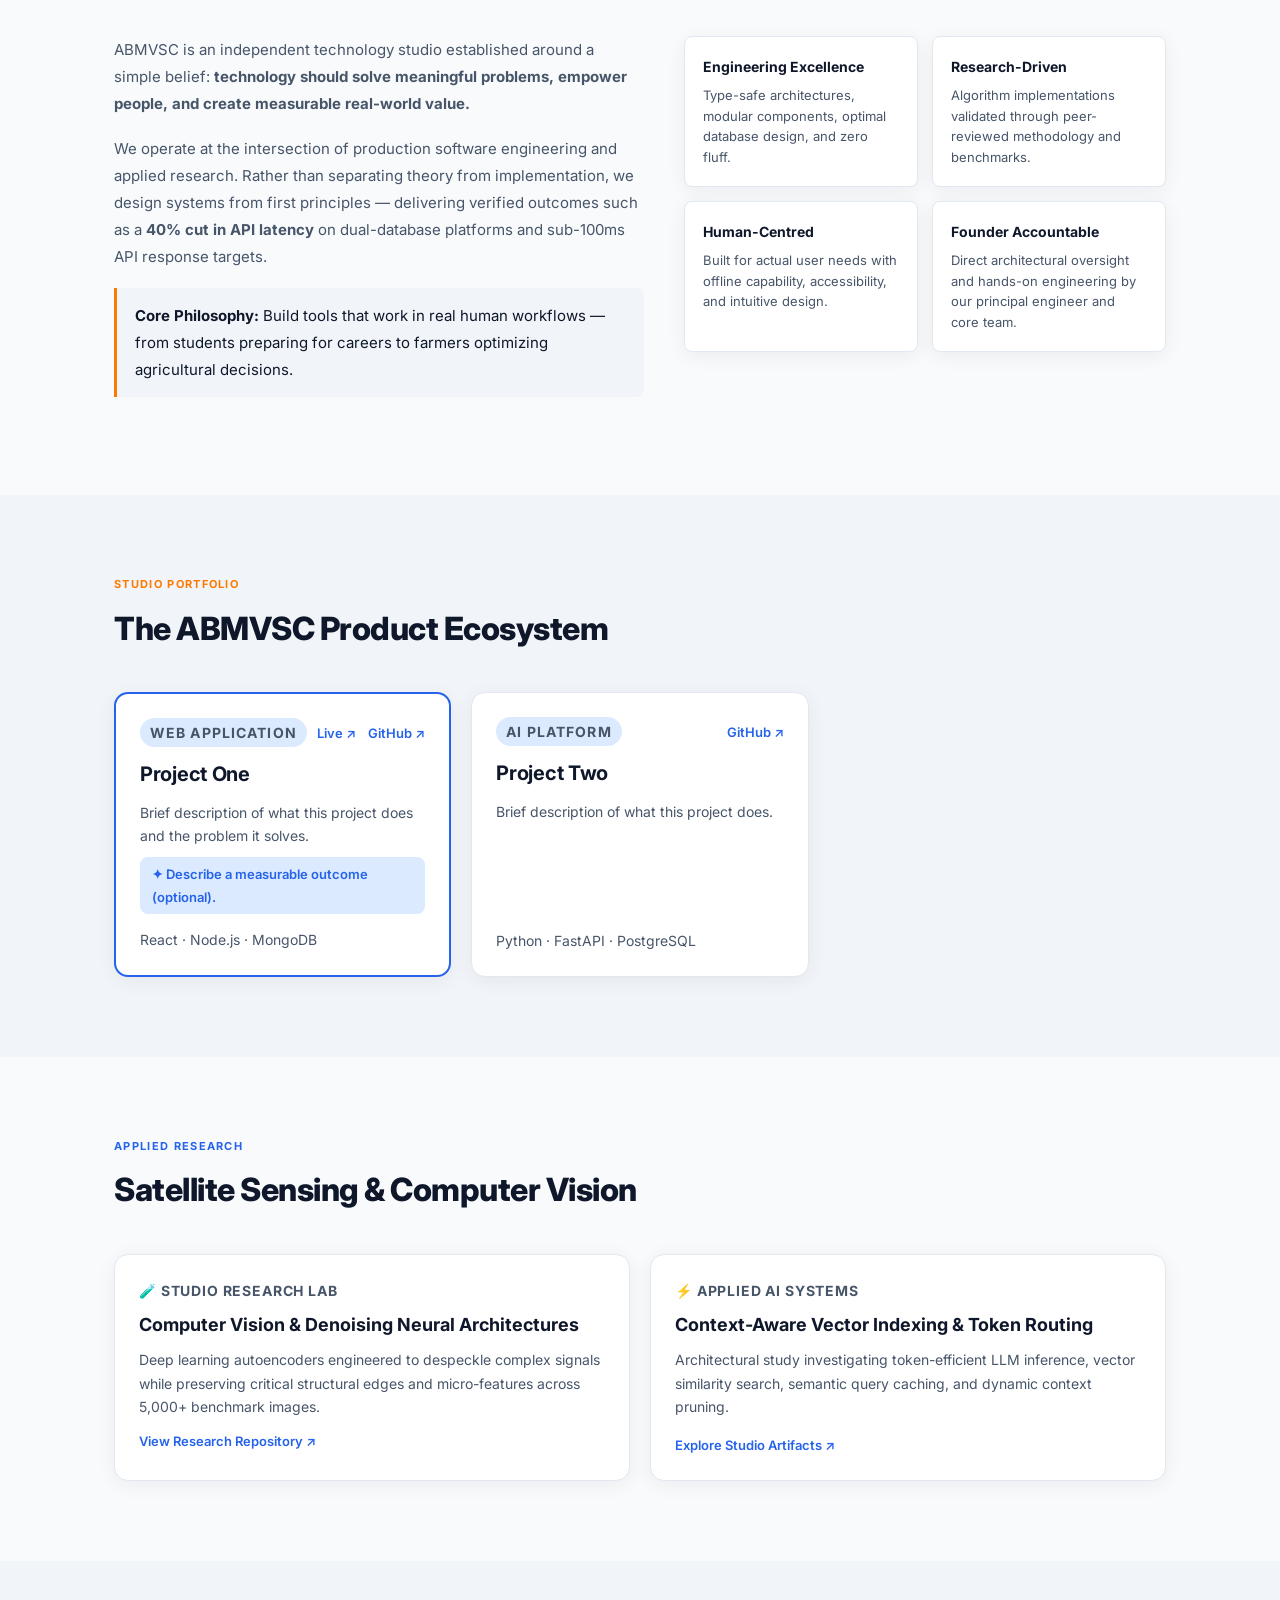
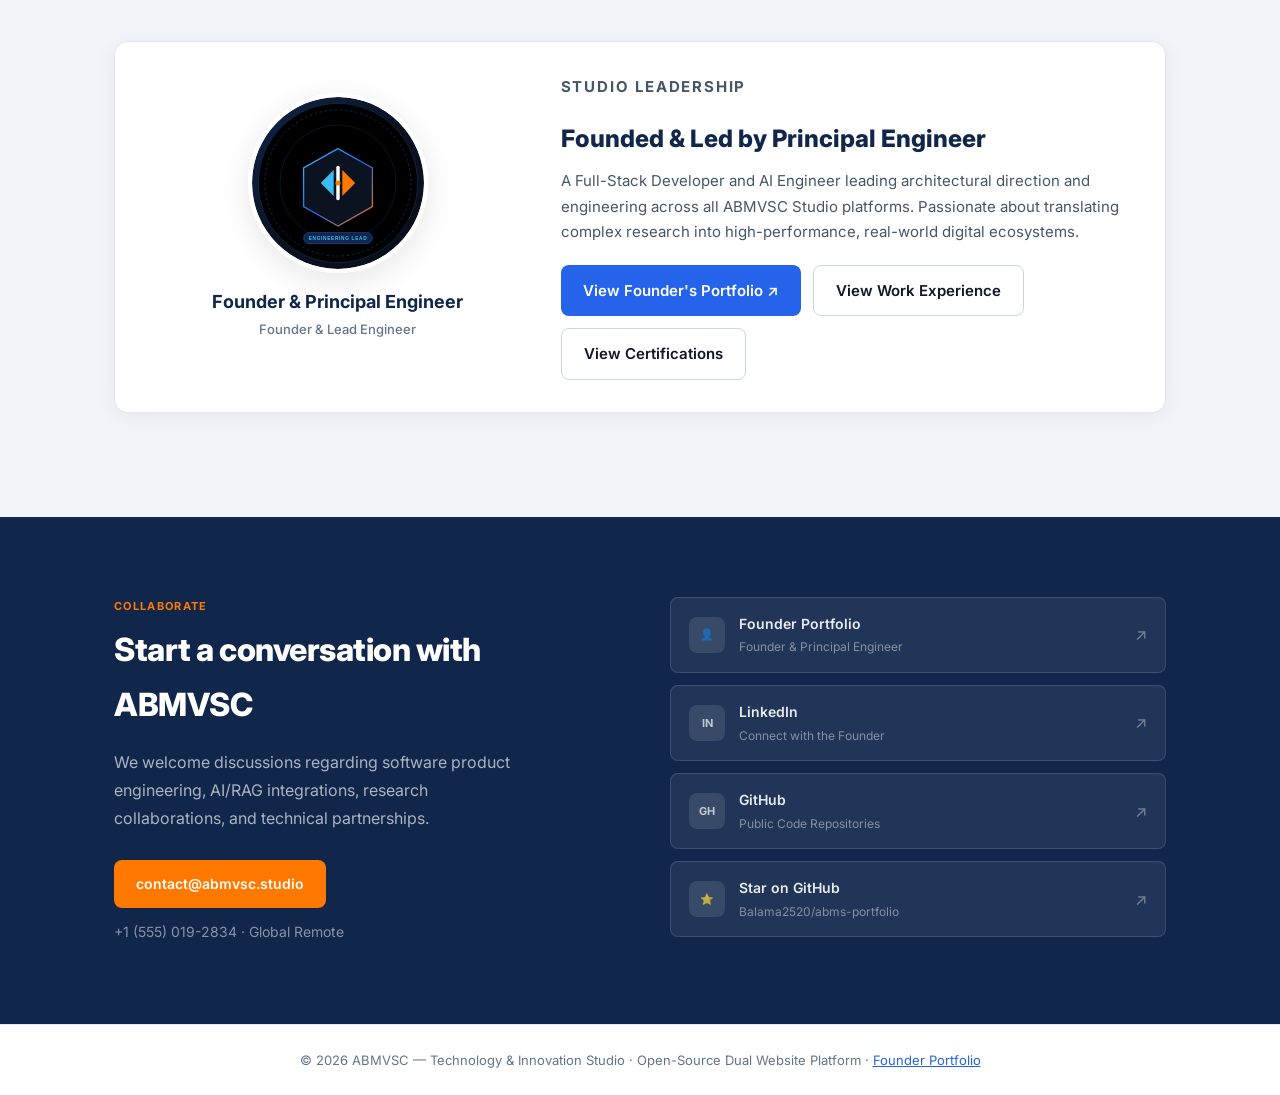
<file: studio.html>
<!DOCTYPE html>
<html lang="en">

<head>
  <meta charset="UTF-8" />
  <meta name="viewport" content="width=device-width, initial-scale=1.0" />
  <title>ABMVSC — Technology &amp; Innovation Studio | Engineering Ideas. Empowering Tomorrow.</title>
  <meta name="description"
    content="ABMVSC is an independent technology and innovation studio founded by Founder &amp; Principal Engineer. Software Engineering, AI &amp; Automation, Data &amp; Analytics, Satellite &amp; Remote Sensing, Research &amp; Innovation." />
  <link rel="canonical" href="https://abms-portfolio.netlify.app/studio.html" />
  <meta name="theme-color" content="#10264b" />

  <!-- Google Site Verification -->
  <meta name="google-site-verification" content="google1813f9af1d0c0f59" />

  <!-- Open Graph -->
  <meta property="og:type" content="website" />
  <meta property="og:title" content="ABMVSC — Technology &amp; Innovation Studio" />
  <meta property="og:description"
    content="Engineering Ideas. Empowering Tomorrow. Software Engineering, AI &amp; Automation, Data &amp; Analytics, Satellite Sensing, and Research." />
  <meta property="og:url" content="https://abms-portfolio.netlify.app/studio.html" />
  <meta property="og:site_name" content="ABMVSC" />
  <meta property="og:locale" content="en_IN" />
  <meta property="og:image" content="https://abms-portfolio.netlify.app/og-image.png" />
  <meta property="og:image:width" content="1200" />
  <meta property="og:image:height" content="630" />

  <!-- Twitter Card -->
  <meta name="twitter:card" content="summary_large_image" />
  <meta name="twitter:title" content="ABMVSC — Technology &amp; Innovation Studio" />
  <meta name="twitter:description"
    content="Engineering Ideas. Empowering Tomorrow. Build. Research. Innovate. Scale. Impact." />
  <meta name="twitter:image" content="https://abms-portfolio.netlify.app/og-image.png" />

  <!-- Favicon -->
  <link rel="apple-touch-icon" sizes="180x180" href="apple-touch-icon.png" />
  <link rel="icon" type="image/png" sizes="32x32" href="favicon-32x32.png" />
  <link rel="icon" type="image/png" sizes="16x16" href="favicon-16x16.png" />
  <link rel="icon" href="favicon.ico" />
  <link rel="manifest" href="site.webmanifest" />

  <!-- Fonts -->
  <link rel="preconnect" href="https://fonts.googleapis.com" />
  <link rel="preconnect" href="https://fonts.gstatic.com" crossorigin />
  <link
    href="https://fonts.googleapis.com/css2?family=Inter:ital,wght@0,400;0,500;0,600;0,700;0,800;1,400&display=swap"
    rel="stylesheet" />

  <link rel="stylesheet" href="style.css" />

  <!-- Structured Data -->
  <script type="application/ld+json">
  {
    "@context": "https://schema.org",
    "@type": "Organization",
    "name": "ABMVSC",
    "alternateName": "ABMVSC Technology & Innovation Studio",
    "url": "https://abms-portfolio.netlify.app/studio.html",
    "slogan": "Engineering Ideas. Empowering Tomorrow.",
    "founder": {
      "@type": "Person",
      "name": "Founder &amp; Principal Engineer",
      "url": "https://abms-portfolio.netlify.app/"
    },
    "sameAs": [
      "https://github.com",
      "https://linkedin.com"
    ]
  }
  </script>
</head>

<body>
  <a href="#main" class="skip-link">Skip to content</a>

  <!-- NAVBAR -->
  <header class="navbar">
    <div class="container">
      <div class="logo">
        <a href="studio.html" style="color:var(--navy);">
          ABM<span class="brand-v">V</span>SC<span class="logo-accent">.</span>
        </a>
      </div>

      <nav aria-label="Studio navigation">
        <a href="#overview">Studio</a>
        <a href="#pillars">5 Pillars</a>
        <a href="#ecosystem">Ecosystem</a>
        <a href="#research">Research</a>
        <a href="#founder">Founder</a>
        <a href="#contact">Contact</a>
      </nav>

      <div class="nav-actions">
        <!-- Direct Link back to Personal Developer Portfolio -->
        <a href="index.html" class="company-switch-btn" title="View Founder Personal Portfolio">
          👤 Founder Portfolio ↗
        </a>
        <a href="#contact" class="resume-btn" style="background:var(--navy);">
          Get in Touch
        </a>
      </div>
    </div>
  </header>

  <main id="main">

    <!-- HERO -->
    <section class="hero" id="overview">
      <div class="container hero-flex">
        <div class="hero-content">
          <p class="eyebrow" style="color:var(--orange);">Independent Technology Studio · Founded 2025</p>

          <h1>Engineering Ideas.<br><span style="color:var(--accent);">Empowering Tomorrow.</span></h1>
          <p class="hero-description">
            ABMVSC is an independent technology and innovation studio founded by <strong>Founder &amp; Principal Engineer</strong>.
            We unite full-stack software engineering, applied artificial intelligence, computer vision research,
            satellite remote sensing, and data-driven systems into production-ready solutions.
          </p>

          <div class="stat-row">
            <div class="stat">
              <span class="stat-num" style="color:var(--navy);">5</span>
              <span class="stat-label">Core Pillars</span>
            </div>
            <div class="stat-divider"></div>
            <div class="stat">
              <span class="stat-num" style="color:var(--navy);">10<span style="color:var(--orange);">+</span></span>
              <span class="stat-label">Production Deployments</span>
            </div>
            <div class="stat-divider"></div>
            <div class="stat">
              <span class="stat-num" style="color:var(--navy);">99.9%</span>
              <span class="stat-label">Uptime SLA</span>
            </div>
            <div class="stat-divider"></div>
            <div class="stat">
              <span class="stat-num" style="color:var(--navy);">100%</span>
              <span class="stat-label">Open Source Engine</span>
            </div>
          </div>

          <div class="hero-buttons">
            <a class="btn-studio" href="#ecosystem">Explore Product Ecosystem</a>
            <a class="btn-secondary" href="index.html">Meet the Founder ↗</a>
            <a class="btn-primary" href="#contact">Contact Studio</a>
          </div>
        </div>

        <div class="hero-photo-wrap" style="max-width: 280px; width: 100%;">
          <img src="assets/abmvsc-logo-card.jpg" alt="ABMVSC Official Studio Identity" style="border-radius: var(--radius); border: 1px solid var(--border); box-shadow: var(--shadow-md);" />
        </div>
      </div>
    </section>

    <!-- 5 CORE PILLARS SECTION (Image 1) -->
    <section id="pillars" class="section alt">
      <div class="container">
        <header class="section-header">
          <p class="section-label section-label-orange">Core Competencies</p>
          <h2>The 5 Engineering Pillars</h2>
        </header>

        <div class="pillars-five-grid">
          <!-- 1. Software Engineering -->
          <article class="pillar-box">
            <div class="pillar-box-icon">&lt;/&gt;</div>
            <h4>Software<br>Engineering</h4>
            <p style="font-size: 13px; color: var(--text-muted); margin-top: 8px;">
              React, TypeScript, Node.js, FastAPI, dual-database models, and cloud microservices.
            </p>
          </article>

          <!-- 2. AI & Automation -->
          <article class="pillar-box">
            <div class="pillar-box-icon">🥞</div>
            <h4>AI &amp;<br>Automation</h4>
            <p style="font-size: 13px; color: var(--text-muted); margin-top: 8px;">
              LangChain, RAG pipelines, ChromaDB vector indexing, semantic search, and automation.
            </p>
          </article>

          <!-- 3. Data & Analytics -->
          <article class="pillar-box">
            <div class="pillar-box-icon">📊</div>
            <h4>Data &amp;<br>Analytics</h4>
            <p style="font-size: 13px; color: var(--text-muted); margin-top: 8px;">
              Python, Pandas, NumPy, statistical modeling, operational dashboards, and telemetry.
            </p>
          </article>

          <!-- 4. Satellite & Remote Sensing -->
          <article class="pillar-box">
            <div class="pillar-box-icon">☁️</div>
            <h4>Cloud &amp;<br>Distributed Systems</h4>
            <p style="font-size: 13px; color: var(--text-muted); margin-top: 8px;">
              Containerized microservices, Docker, AWS infrastructure, and automated CI/CD workflows.
            </p>
          </article>

          <!-- 5. Research & Innovation -->
          <article class="pillar-box">
            <div class="pillar-box-icon">🧪</div>
            <h4>Research<br>&amp; Innovation</h4>
            <p style="font-size: 13px; color: var(--text-muted); margin-top: 8px;">
              Peer-reviewed algorithm design, computer vision benchmarks, and open-source science.
            </p>
          </article>
        </div>

        <!-- Studio Philosophy Ribbon -->
        <div class="philosophy-banner">
          BUILD <span>•</span> RESEARCH <span>•</span> INNOVATE <span>•</span> SCALE <span>•</span> IMPACT
        </div>
      </div>
    </section>

    <!-- ABOUT THE STUDIO -->
    <section class="section">
      <div class="container">
        <header class="section-header">
          <p class="section-label">Studio Purpose</p>
          <h2>Technology With Purpose. Innovation With Direction.</h2>
        </header>

        <div class="about-grid">
          <div class="about-narrative">
            <p>
              ABMVSC is an independent technology studio established around a simple belief:
              <strong>technology should solve meaningful problems, empower people, and create measurable real-world value.</strong>
            </p>
            <p>
              We operate at the intersection of production software engineering and applied research. Rather than separating theory from implementation,
              we design systems from first principles — delivering verified outcomes such as a <strong>40% cut in API latency</strong>
              on dual-database platforms and sub-100ms API response targets.
            </p>
            <p class="about-vision" style="border-left-color: var(--orange);">
              <strong>Core Philosophy:</strong> Build tools that work in real human workflows — from students preparing for careers to farmers optimizing agricultural decisions.
            </p>
          </div>

          <div class="reason-grid">
            <div class="reason-card">
              <p class="reason-title">Engineering Excellence</p>
              <p>Type-safe architectures, modular components, optimal database design, and zero fluff.</p>
            </div>
            <div class="reason-card">
              <p class="reason-title">Research-Driven</p>
              <p>Algorithm implementations validated through peer-reviewed methodology and benchmarks.</p>
            </div>
            <div class="reason-card">
              <p class="reason-title">Human-Centred</p>
              <p>Built for actual user needs with offline capability, accessibility, and intuitive design.</p>
            </div>
            <div class="reason-card">
              <p class="reason-title">Founder Accountable</p>
              <p>Direct architectural oversight and hands-on engineering by our principal engineer and core team.</p>
            </div>
          </div>
        </div>
      </div>
    </section>

    <!-- PRODUCT ECOSYSTEM -->
    <section id="ecosystem" class="section alt">
      <div class="container">
        <header class="section-header">
          <p class="section-label section-label-orange">Studio Portfolio</p>
          <h2>The ABMVSC Product Ecosystem</h2>
        </header>

        <div class="project-grid">

          <!-- Saarthi Link -->
          <article class="project-card project-featured">
            <div class="project-card-top">
              <p class="project-tag">Career Intelligence Platform</p>
              <div class="project-links">
                <a href="https://saarthi-link.netlify.app/" target="_blank" rel="noopener noreferrer">Live ↗</a>
                <a href="https://github.com" target="_blank" rel="noopener noreferrer">GitHub ↗</a>
              </div>
            </div>
            <h3>Saarthi Link</h3>
            <p>AI-powered career copilot for Indian students and freshers. Features ATS resume scoring, personalized 30/90-day learning roadmaps,
              job matching, and interview prep — built with FastAPI, React, and ChromaDB.</p>
            <div class="project-metric">✦ ATS Scoring · Roadmaps · Interview Prep</div>
            <p class="tech-stack">React · FastAPI · ChromaDB · Saarthi AI · PostgreSQL · Tailwind</p>
          </article>

          <!-- Giakaa CMS -->
          <article class="project-card">
            <div class="project-card-top">
              <p class="project-tag">CMS Platform</p>
              <div class="project-links">
                <a href="https://o8m-giakaa-cms.vercel.app/" target="_blank" rel="noopener noreferrer">Live ↗</a>
                <a href="https://github.com" target="_blank" rel="noopener noreferrer">GitHub ↗</a>
              </div>
            </div>
            <h3>Giakaa CMS</h3>
            <p>Hybrid dual-database CMS with SEO-aware server rendering, schema validation, and XSS sanitization.
              Achieved 40% reduction in API response latency through query optimization.</p>
            <div class="project-metric">✦ 40% API latency reduction via query optimization</div>
            <p class="tech-stack">React · Node.js · PostgreSQL · MongoDB · Docker · Vercel</p>
          </article>

          <!-- Smart Task Manager -->
          <article class="project-card">
            <div class="project-card-top">
              <p class="project-tag">Offline PWA</p>
              <div class="project-links">
                <a href="https://saarthi-link.netlify.app/" target="_blank" rel="noopener noreferrer">Live ↗</a>
                <a href="https://github.com" target="_blank" rel="noopener noreferrer">GitHub ↗</a>
              </div>
            </div>
            <h3>Smart Task Manager</h3>
            <p>Offline-first Progressive Web App engineered for instant offline task tracking. Voice input via Web Speech API,
              Pomodoro focus timer, time-aware UI, and local persistence.</p>
            <div class="project-metric">✦ 95+ Lighthouse score · Fully offline</div>
            <p class="tech-stack">HTML5 · CSS3 · Vanilla JavaScript · Web Speech API · Service Worker</p>
          </article>

          <!-- AVR Shop -->
          <article class="project-card">
            <div class="project-card-top">
              <p class="project-tag">Agriculture Technology</p>
              <div class="project-links">
                <a href="https://github.com" target="_blank" rel="noopener noreferrer">GitHub ↗</a>
              </div>
            </div>
            <h3>AVR Shop</h3>
            <p>Agriculture-focused digital commerce and advisory platform for farmers. Combines product discovery for fertilizers
              with an integrated AI assistant providing crop care guidance.</p>
            <div class="project-metric">✦ Cloud-native digital commerce with agricultural AI advisory</div>
            <p class="tech-stack">React · Node.js · Express · MongoDB · AI Assistant</p>
          </article>

          <!-- TokenSaver -->
          <article class="project-card">
            <div class="project-card-top">
              <p class="project-tag">AI Efficiency Platform</p>
              <span style="font-size: 11px; font-weight: 600; color: var(--text-soft);">In Development</span>
            </div>
            <h3>TokenSaver</h3>
            <p>Architectural research project investigating token-efficient AI API execution. Explores semantic caching,
              context compression, and intelligent prompt routing to optimize LLM inference overhead.</p>
            <div class="project-metric">✦ Semantic caching &amp; context pruning algorithms</div>
            <p class="tech-stack">Python · FastAPI · Vector Caching · Token Optimization</p>
          </article>

          <!-- VedaSphere -->
          <article class="project-card">
            <div class="project-card-top">
              <p class="project-tag">Knowledge &amp; AI Platform</p>
              <span style="font-size: 11px; font-weight: 600; color: var(--text-soft);">Concept</span>
            </div>
            <h3>VedaSphere</h3>
            <p>Studio technology concept exploring connected digital knowledge graphs, structured semantic retrieval,
              and intelligent contextual exploration.</p>
            <div class="project-metric">✦ Connected knowledge networks &amp; synthesis</div>
            <p class="tech-stack">Knowledge Graphs · Semantic AI · Contextual Navigation</p>
          </article>

        </div>
      </div>
    </section>

    <!-- RESEARCH SECTION -->
    <section id="research" class="section">
      <div class="container">
        <header class="section-header">
          <p class="section-label">Applied Research</p>
          <h2>Satellite Sensing &amp; Computer Vision</h2>
        </header>

        <div class="achievement-grid" style="grid-template-columns: 1fr 1fr;">

          <article class="achievement-card">
            <p class="achievement-tag">🧪 Studio Research Lab</p>
            <h3>Computer Vision &amp; Denoising Neural Architectures</h3>
            <p>Deep learning autoencoders engineered to despeckle complex signals while preserving critical structural edges and micro-features across 5,000+ benchmark images.</p>
            <a class="achievement-link" href="https://github.com/Balama2520/abms-portfolio" target="_blank"
              rel="noopener noreferrer">View Research Repository ↗</a>
          </article>

          <article class="achievement-card">
            <p class="achievement-tag">⚡ Applied AI Systems</p>
            <h3>Context-Aware Vector Indexing &amp; Token Routing</h3>
            <p>Architectural study investigating token-efficient LLM inference, vector similarity search, semantic query caching, and dynamic context pruning.</p>
            <div style="display:flex; gap:16px; margin-top:4px;">
              <a class="achievement-link" href="https://github.com/Balama2520/abms-portfolio" target="_blank"
                rel="noopener noreferrer">Explore Studio Artifacts ↗</a>
            </div>
          </article>

        </div>
      </div>
    </section>

    <!-- FOUNDER SPOTLIGHT SECTION -->
    <section id="founder" class="section alt">
      <div class="container">
        <div class="company-feature-banner" style="grid-template-columns: 0.8fr 1.2fr;">
          <div style="display: flex; flex-direction: column; align-items: center; text-align: center;">
            <img src="assets/engineer-avatar.svg" alt="Founder &amp; Principal Engineer — Founder of ABMVSC" style="width: 180px; height: 180px; border-radius: 50%; object-fit: cover; border: 4px solid #ffffff; box-shadow: var(--shadow-md); margin-bottom: 14px;" data-bind="personal.photo" />
            <h4 style="font-size: 18px; font-weight: 700; color: var(--navy);">Founder &amp; Principal Engineer</h4>
            <p style="font-size: 13px; color: var(--text-soft); font-weight: 500;">Founder &amp; Lead Engineer</p>
          </div>

          <div>
            <p class="section-label">Studio Leadership</p>
            <h3>Founded &amp; Led by Principal Engineer</h3>
            <p>
              A Full-Stack Developer and AI Engineer leading architectural direction and engineering across all ABMVSC Studio platforms. Passionate about translating complex research into high-performance, real-world digital ecosystems.
            </p>
            <div style="display: flex; gap: 12px; flex-wrap: wrap; margin-top: 20px;">
              <a href="index.html" class="btn-primary">View Founder's Portfolio ↗</a>
              <a href="index.html#experience" class="btn-secondary">View Work Experience</a>
              <a href="index.html#certifications" class="btn-secondary">View Certifications</a>
            </div>
          </div>
        </div>
      </div>
    </section>

    <!-- CONTACT -->
    <section id="contact" class="section contact-section" style="background: var(--navy);">
      <div class="container">
        <div class="contact-grid">
          <div class="contact-left">
            <p class="section-label" style="color: var(--orange);">Collaborate</p>
            <h2>Start a conversation with ABMVSC</h2>
            <p class="contact-desc">
              We welcome discussions regarding software product engineering, AI/RAG integrations, research collaborations,
              and technical partnerships.
            </p>
            <a class="btn-primary" href="mailto:contact@abmvsc.studio" style="background: var(--orange);" data-bind="company.email">contact@abmvsc.studio</a>
            <p class="contact-phone" data-bind="company.phone">+1 (555) 019-2834 · Global Remote</p>
          </div>
          <div class="contact-right">
            <a class="contact-link-card" href="index.html">
              <span class="contact-link-icon">👤</span>
              <div>
                <p class="contact-link-label">Founder Portfolio</p>
                <p class="contact-link-sub">Founder &amp; Principal Engineer</p>
              </div>
              <span class="contact-link-arrow">↗</span>
            </a>
            <a class="contact-link-card" href="https://linkedin.com" target="_blank"
              rel="noopener noreferrer">
              <span class="contact-link-icon">in</span>
              <div>
                <p class="contact-link-label">LinkedIn</p>
                <p class="contact-link-sub">Connect with the Founder</p>
              </div>
              <span class="contact-link-arrow">↗</span>
            </a>
            <a class="contact-link-card" href="https://github.com" target="_blank" rel="noopener noreferrer">
              <span class="contact-link-icon">gh</span>
              <div>
                <p class="contact-link-label">GitHub</p>
                <p class="contact-link-sub">Public Code Repositories</p>
              </div>
              <span class="contact-link-arrow">↗</span>
            </a>
            <a class="contact-link-card" href="https://github.com/Balama2520/abms-portfolio" target="_blank"
              rel="noopener noreferrer">
              <span class="contact-link-icon">⭐</span>
              <div>
                <p class="contact-link-label">Star on GitHub</p>
                <p class="contact-link-sub">Balama2520/abms-portfolio</p>
              </div>
              <span class="contact-link-arrow">↗</span>
            </a>
          </div>
        </div>
      </div>
    </section>

  </main>

  <!-- RESUME PREVIEW MODAL -->
  <div class="resume-modal" id="resumeModal" aria-hidden="true">
    <div class="resume-modal-backdrop" data-resume-close></div>
    <div class="resume-modal-panel" role="dialog" aria-modal="true" aria-label="Resume preview">
      <div class="resume-modal-bar">
        <span>Founder &amp; Principal Engineer — Resume</span>
        <div class="resume-modal-actions">
          <a href="resume.pdf" download>Download</a>
          <button type="button" data-resume-close aria-label="Close resume preview">✕</button>
        </div>
      </div>
      <iframe src="" title="Resume preview" id="resumeFrame"></iframe>
    </div>
  </div>

  <footer>
    <p>© <span id="footer-year"></span> ABMVSC — Technology &amp; Innovation Studio · Open-Source Dual Website Platform · <a href="index.html" style="color:var(--accent); text-decoration:underline;">Founder Portfolio</a></p>
  </footer>

  <!-- AI CHATBOT -->
  <div class="chatbot" id="chatbot">
    <button class="chatbot-toggle" id="chatbotToggle" aria-label="Open AI chat assistant" aria-expanded="false">
      <span class="chatbot-toggle-icon-open">💬</span>
      <span class="chatbot-toggle-icon-close">✕</span>
      <span class="chatbot-pulse-ring"></span>
    </button>

    <div class="chatbot-window" id="chatbotWindow" aria-hidden="true">
      <div class="chatbot-header">
        <div style="display:flex; align-items:center; gap:8px;">
          <span class="chat-status-dot"></span>
          <div>
            <p class="chatbot-header-title">ABMVSC Intelligence <span class="chat-ai-pill">AI STUDIO</span></p>
            <p class="chatbot-header-sub">Online · Studio Systems &amp; Founder</p>
          </div>
        </div>
        <button type="button" class="chatbot-close" id="chatbotClose" aria-label="Close chat">✕</button>
      </div>

      <div class="chatbot-messages" id="chatbotMessages"></div>

      <div class="chatbot-quick-replies" id="chatbotQuickReplies">
        <button data-q="studio">About Studio</button>
        <button data-q="pillars">5 Pillars</button>
        <button data-q="projects">Product Ecosystem</button>
        <button data-q="systemDesign">System Design</button>
        <button data-q="research">Satellite AI</button>
        <button data-q="whyHire">Founder Profile</button>
        <button data-q="hiring">Hiring / Roles</button>
        <button data-q="resume">Resume</button>
        <button data-q="contact">Contact</button>
      </div>

      <form class="chatbot-input-row" id="chatbotForm">
        <input type="text" id="chatbotInput" placeholder="Ask about studio, products, research..." autocomplete="off" />
        <button type="submit" aria-label="Send message">➤</button>
      </form>
    </div>
  </div>

  <!-- ✏️ Edit config.js to customize your portfolio & studio identity in seconds -->
  <script src="config.js"></script>
  <script src="script.js" defer></script>
  <script>document.getElementById('footer-year').textContent = new Date().getFullYear();</script>

  <!-- PORTFOLIO GENERATOR & LEAD CAPTURE MODAL -->
  <div class="generator-modal" id="generatorModal" aria-hidden="true" role="dialog" aria-labelledby="generatorTitle">
    <div class="generator-backdrop" data-generator-close></div>
    <div class="generator-dialog">
      <div class="generator-header">
        <div style="display:flex; align-items:center; gap:10px;">
          <span class="generator-badge">ABMVSC Studio Engine</span>
          <h2 id="generatorTitle" style="font-size:18px; font-weight:800; color:var(--navy); margin:0;">Create Your Portfolio in 60s</h2>
        </div>
        <button type="button" class="generator-close-btn" data-generator-close aria-label="Close generator">✕</button>
      </div>

      <p class="generator-sub">Enter your details below to instantly generate your customized <code>config.js</code> file ready to drop into the repo and deploy worldwide.</p>

      <form id="generatorForm" class="generator-form">
        <div class="form-row">
          <div class="form-group">
            <label for="genName">Full Name *</label>
            <input type="text" id="genName" required placeholder="e.g. John Doe" />
          </div>
          <div class="form-group">
            <label for="genRole">Professional Role *</label>
            <input type="text" id="genRole" required placeholder="e.g. Full-Stack &amp; AI Engineer" />
          </div>
        </div>

        <div class="form-row">
          <div class="form-group">
            <label for="genEmail">Work / Personal Email *</label>
            <input type="email" id="genEmail" required placeholder="e.g. john@example.com" />
          </div>
          <div class="form-group">
            <label for="genLocation">Location &amp; Availability *</label>
            <input type="text" id="genLocation" required placeholder="e.g. Bangalore · Open to Remote" />
          </div>
        </div>

        <div class="form-row">
          <div class="form-group">
            <label for="genGitHub">GitHub Profile URL</label>
            <input type="url" id="genGitHub" placeholder="e.g. https://github.com/yourusername" />
          </div>
          <div class="form-group">
            <label for="genLinkedIn">LinkedIn Profile URL</label>
            <input type="url" id="genLinkedIn" placeholder="e.g. https://linkedin.com/in/yourprofile" />
          </div>
        </div>

        <div class="form-group">
          <label for="genProject">Flagship Project (Name &amp; 1-Line Description)</label>
          <input type="text" id="genProject" placeholder="e.g. Saarthi AI — Intelligent career guidance copilot" />
        </div>

        <button type="submit" class="btn-primary" style="width:100%; justify-content:center; font-size:15px; padding:12px; margin-top:8px;">
          ⚡ Generate &amp; Download My config.js
        </button>
      </form>

      <div id="generatorSuccess" class="generator-success" style="display:none;">
        <div class="success-icon">🎉</div>
        <h3 style="color:var(--navy); font-size:20px; font-weight:800; margin-bottom:6px;">Your <code>config.js</code> Has Been Generated!</h3>
        <p style="color:var(--text-soft); font-size:14px;">Your customized configuration is downloaded. Launch your site in 2 steps:</p>
        <div class="success-steps">
          <div class="step-card">
            <span class="step-num">1</span>
            <div>
              <strong style="color:var(--navy);">Drop into your project folder:</strong>
              <p style="color:var(--text-soft); font-size:13px; margin:4px 0 0;">Move the downloaded <code>config.js</code> into your cloned folder, replacing the default file.</p>
            </div>
          </div>
          <div class="step-card">
            <span class="step-num">2</span>
            <div>
              <strong style="color:var(--navy);">Star the ABMVSC Repo on GitHub:</strong>
              <p style="color:var(--text-soft); font-size:13px; margin:4px 0 0;">Support the studio to keep this open-source template free for developers worldwide.</p>
              <a href="https://github.com/Balama2520/abms-portfolio" target="_blank" rel="noopener noreferrer" class="btn-star-gh">⭐ Star on GitHub (Balama2520/abms-portfolio)</a>
            </div>
          </div>
        </div>
        <button type="button" class="btn-secondary" data-generator-close style="margin-top:12px; width:100%; justify-content:center;">Done</button>
      </div>
    </div>
  </div>

</body>

</html>
</file>
<file: style.css>
/* ==========================================================================
   Clean, Professional Portfolio & Studio Design System
   Human-crafted, readable, high-contrast, zero AI-template bloat
   ========================================================================== */

:root {
  --bg: #f8fafc;
  --bg-alt: #f1f5f9;
  --surface: #ffffff;
  --text: #0f172a;
  --text-muted: #475569;
  --text-soft: #64748b;
  --primary: #0f172a;
  --navy: #10264b;
  --accent: #2563eb;
  --accent-soft: #dbeafe;
  --accent-dark: #1d4ed8;
  --orange: #ff7900;
  --orange-soft: #fff3e6;
  --border: #e2e8f0;
  --border-strong: #cbd5e1;
  --radius: 14px;
  --radius-sm: 8px;
  --max-width: 1100px;
  --shadow: 0 4px 20px rgba(15, 23, 42, 0.06);
  --shadow-md: 0 8px 30px rgba(15, 23, 42, 0.10);
}

* {
  margin: 0;
  padding: 0;
  box-sizing: border-box;
}

html {
  scroll-behavior: smooth;
  scroll-padding-top: 90px;
}

body {
  font-family: "Inter", -apple-system, BlinkMacSystemFont, "Segoe UI", Roboto, sans-serif;
  background: var(--bg);
  color: var(--text);
  line-height: 1.7;
  overflow-x: hidden;
  -webkit-font-smoothing: antialiased;
}

a {
  text-decoration: none;
  color: inherit;
}

img {
  max-width: 100%;
  display: block;
}

strong {
  font-weight: 700;
}

.container {
  max-width: var(--max-width);
  margin: 0 auto;
  padding: 0 24px;
}

/* SKIP LINK */
.skip-link {
  position: absolute;
  left: -9999px;
  top: auto;
  width: 1px;
  height: 1px;
  overflow: hidden;
  background: var(--primary);
  color: #fff;
  padding: 10px 14px;
  border-radius: 10px;
  z-index: 2000;
}

.skip-link:focus {
  left: 20px;
  top: 20px;
  width: auto;
  height: auto;
  overflow: visible;
}

/* NAVBAR */
.navbar {
  position: sticky;
  top: 0;
  z-index: 1000;
  background: rgba(248, 250, 252, 0.95);
  backdrop-filter: blur(12px);
  border-bottom: 1px solid var(--border);
  transition: box-shadow 0.2s ease;
}

.navbar.scrolled {
  box-shadow: 0 4px 20px rgba(15, 23, 42, 0.08);
}

.navbar .container {
  display: flex;
  justify-content: space-between;
  align-items: center;
  gap: 20px;
  padding-top: 16px;
  padding-bottom: 16px;
}

.logo {
  font-size: 20px;
  font-weight: 800;
  color: var(--primary);
  letter-spacing: -0.5px;
  display: flex;
  align-items: center;
  gap: 8px;
}

.logo-accent {
  color: var(--accent);
}

.brand-v {
  color: var(--orange);
}

nav {
  display: flex;
  align-items: center;
  gap: 24px;
}

nav a {
  color: var(--text-muted);
  font-size: 14px;
  font-weight: 500;
  transition: color 0.2s;
}

nav a:hover,
nav a.active {
  color: var(--accent);
}

.nav-actions {
  display: flex;
  align-items: center;
  gap: 12px;
}

.company-switch-btn {
  display: inline-flex;
  align-items: center;
  gap: 6px;
  background: #ffffff;
  color: var(--navy);
  border: 1px solid var(--border-strong);
  padding: 8px 14px;
  border-radius: var(--radius-sm);
  font-size: 13px;
  font-weight: 600;
  transition: all 0.2s;
}

.company-switch-btn:hover {
  border-color: var(--orange);
  color: var(--orange);
  background: var(--orange-soft);
  transform: translateY(-1px);
}

.resume-btn {
  display: inline-flex;
  align-items: center;
  background: var(--primary);
  color: #fff;
  padding: 9px 16px;
  border-radius: var(--radius-sm);
  font-size: 14px;
  font-weight: 600;
  transition: background 0.2s, transform 0.2s;
  white-space: nowrap;
  border: none;
  cursor: pointer;
}

.resume-btn:hover {
  background: #1e293b;
  transform: translateY(-1px);
}

/* HERO */
.hero {
  min-height: 84vh;
  display: flex;
  align-items: center;
  padding: 80px 0 64px;
}

.hero-flex {
  display: flex;
  align-items: center;
  justify-content: space-between;
  gap: 48px;
}

.hero-content {
  max-width: 760px;
}

.hero-photo-wrap {
  flex-shrink: 0;
}

.hero-photo {
  width: 200px;
  height: 200px;
  border-radius: 50%;
  object-fit: cover;
  border: 4px solid var(--surface);
  box-shadow: var(--shadow-md);
}

.eyebrow {
  display: inline-flex;
  align-items: center;
  gap: 8px;
  color: var(--accent);
  font-size: 12px;
  font-weight: 700;
  letter-spacing: 0.1em;
  text-transform: uppercase;
  margin-bottom: 18px;
}

.eyebrow::before {
  content: '';
  display: inline-block;
  width: 8px;
  height: 8px;
  background: #22c55e;
  border-radius: 50%;
  animation: pulse 2s infinite;
}

@keyframes pulse {
  0%, 100% { opacity: 1; transform: scale(1); }
  50% { opacity: 0.6; transform: scale(1.3); }
}

.studio-pill-tag {
  display: inline-flex;
  align-items: center;
  gap: 6px;
  background: var(--orange-soft);
  color: var(--orange);
  border: 1px solid rgba(255, 121, 0, 0.25);
  font-size: 12px;
  font-weight: 600;
  padding: 4px 12px;
  border-radius: 999px;
  margin-bottom: 18px;
  margin-left: 8px;
}

.hero h1 {
  font-size: clamp(40px, 5.5vw, 64px);
  line-height: 1.08;
  font-weight: 800;
  color: var(--primary);
  margin-bottom: 20px;
  letter-spacing: -1.5px;
}

.hero-accent {
  color: var(--accent);
}

.hero-description {
  font-size: 18px;
  color: var(--text-muted);
  max-width: 640px;
  margin-bottom: 32px;
  line-height: 1.75;
}

/* STATS ROW */
.stat-row {
  display: flex;
  align-items: center;
  gap: 0;
  margin-bottom: 34px;
  background: var(--surface);
  border: 1px solid var(--border);
  border-radius: var(--radius);
  padding: 18px 24px;
  width: fit-content;
  box-shadow: var(--shadow);
}

.stat {
  text-align: center;
  padding: 0 20px;
}

.stat:first-child { padding-left: 0; }
.stat:last-child { padding-right: 0; }

.stat-num {
  display: block;
  font-size: 22px;
  font-weight: 800;
  color: var(--primary);
  letter-spacing: -0.5px;
}

.stat-label {
  display: block;
  font-size: 11px;
  color: var(--text-soft);
  font-weight: 500;
  text-transform: uppercase;
  letter-spacing: 0.06em;
  margin-top: 2px;
}

.stat-divider {
  width: 1px;
  height: 38px;
  background: var(--border);
}

/* BUTTONS */
.hero-buttons {
  display: flex;
  gap: 12px;
  flex-wrap: wrap;
}

.btn-primary {
  display: inline-flex;
  align-items: center;
  background: var(--accent);
  color: #ffffff;
  padding: 12px 22px;
  border-radius: var(--radius-sm);
  font-weight: 600;
  font-size: 15px;
  transition: background 0.2s, transform 0.2s;
  border: none;
  cursor: pointer;
}

.btn-primary:hover {
  background: var(--accent-dark);
  transform: translateY(-1px);
}

.btn-secondary {
  display: inline-flex;
  align-items: center;
  border: 1px solid var(--border-strong);
  background: var(--surface);
  color: var(--text);
  padding: 12px 22px;
  border-radius: var(--radius-sm);
  font-weight: 600;
  font-size: 15px;
  transition: border-color 0.2s, background 0.2s, color 0.2s;
}

.btn-secondary:hover {
  border-color: var(--accent);
  color: var(--accent);
  background: var(--accent-soft);
}

.btn-studio {
  display: inline-flex;
  align-items: center;
  background: var(--navy);
  color: #ffffff;
  padding: 12px 22px;
  border-radius: var(--radius-sm);
  font-weight: 600;
  font-size: 15px;
  transition: all 0.2s;
  border: 1px solid var(--navy);
}

.btn-studio:hover {
  background: #091730;
  border-color: var(--orange);
  transform: translateY(-1px);
}

/* SKILLS BAR MARQUEE */
.skills-bar {
  background: var(--primary);
  padding: 14px 0;
  overflow: hidden;
}

.skills-scroll {
  display: flex;
  gap: 36px;
  white-space: nowrap;
  width: max-content;
  animation: marquee 28s linear infinite;
}

.skills-bar:hover .skills-scroll {
  animation-play-state: paused;
}

.skills-scroll span {
  color: rgba(255, 255, 255, 0.7);
  font-size: 13px;
  font-weight: 500;
  flex-shrink: 0;
}

.skills-scroll span:nth-child(odd) {
  color: rgba(255, 255, 255, 0.4);
}

@keyframes marquee {
  0% { transform: translateX(0); }
  100% { transform: translateX(-50%); }
}

/* SECTIONS */
.section {
  padding: 80px 0;
}

.alt {
  background: var(--bg-alt);
}

.section-header {
  margin-bottom: 36px;
}

.section-label {
  display: block;
  font-size: 11px;
  font-weight: 700;
  color: var(--accent);
  text-transform: uppercase;
  letter-spacing: 0.12em;
  margin-bottom: 8px;
}

.section-label-orange {
  color: var(--orange);
}

.section h2 {
  font-size: 32px;
  font-weight: 800;
  color: var(--primary);
  letter-spacing: -0.5px;
}

/* COMPANY FEATURE SPOTLIGHT ON PERSONAL PAGE */
.company-feature-banner {
  background: var(--surface);
  border: 1px solid var(--border);
  border-radius: var(--radius);
  padding: 32px;
  box-shadow: var(--shadow);
  display: grid;
  grid-template-columns: 1.2fr 0.8fr;
  gap: 32px;
  align-items: center;
  margin-bottom: 24px;
}

.company-feature-banner h3 {
  font-size: 24px;
  font-weight: 800;
  color: var(--navy);
  margin-bottom: 8px;
}

.company-feature-banner p {
  color: var(--text-muted);
  font-size: 15px;
  line-height: 1.7;
  margin-bottom: 20px;
}

.company-tagline {
  font-size: 16px;
  font-weight: 700;
  font-style: italic;
  color: var(--accent);
  margin-bottom: 12px;
}

.company-feature-banner img {
  border-radius: var(--radius-sm);
  border: 1px solid var(--border);
}

/* ABOUT / WHY HIRE ME */
.about-grid {
  display: grid;
  grid-template-columns: 1.1fr 1fr;
  gap: 40px;
  align-items: start;
}

.about-narrative p {
  color: var(--text-muted);
  font-size: 15px;
  line-height: 1.8;
  margin-bottom: 18px;
}

.about-vision {
  background: var(--bg-alt);
  border-left: 3px solid var(--accent);
  border-radius: 0 var(--radius-sm) var(--radius-sm) 0;
  padding: 14px 18px;
  color: var(--text) !important;
}

.reason-grid {
  display: grid;
  grid-template-columns: 1fr 1fr;
  gap: 14px;
}

.reason-card {
  background: var(--surface);
  border: 1px solid var(--border);
  border-radius: var(--radius-sm);
  padding: 18px;
  box-shadow: var(--shadow);
}

.reason-title {
  font-size: 14px;
  font-weight: 700;
  color: var(--primary);
  margin-bottom: 6px;
}

.reason-card p:not(.reason-title) {
  font-size: 13px;
  color: var(--text-muted);
  line-height: 1.6;
}

/* 5 CORE PILLARS FOR STUDIO */
.pillars-five-grid {
  display: grid;
  grid-template-columns: repeat(5, 1fr);
  gap: 16px;
  margin-top: 24px;
}

.pillar-box {
  background: var(--surface);
  border: 1px solid var(--border);
  border-radius: var(--radius-sm);
  padding: 22px 14px;
  text-align: center;
  box-shadow: var(--shadow);
  transition: transform 0.2s, border-color 0.2s;
}

.pillar-box:hover {
  transform: translateY(-2px);
  border-color: var(--accent);
}

.pillar-box-icon {
  font-size: 26px;
  margin-bottom: 10px;
  color: var(--orange);
}

.pillar-box h4 {
  font-size: 14px;
  font-weight: 700;
  color: var(--navy);
  line-height: 1.3;
}

.philosophy-banner {
  background: var(--surface);
  border: 1px solid var(--border);
  border-radius: var(--radius-sm);
  padding: 14px 20px;
  text-align: center;
  font-size: 13px;
  font-weight: 700;
  letter-spacing: 0.16em;
  color: var(--navy);
  margin-top: 24px;
}

.philosophy-banner span {
  color: var(--orange);
}

/* PROJECTS GRID */
.project-grid {
  display: grid;
  grid-template-columns: repeat(3, 1fr);
  gap: 20px;
}

.project-card {
  background: var(--surface);
  border: 1px solid var(--border);
  border-radius: var(--radius);
  padding: 24px;
  box-shadow: var(--shadow);
  transition: box-shadow 0.2s, transform 0.2s;
  display: flex;
  flex-direction: column;
  gap: 10px;
}

.project-card:hover {
  box-shadow: var(--shadow-md);
  transform: translateY(-2px);
}

.project-featured {
  border-color: var(--accent);
  border-width: 2px;
}

.project-card-top {
  display: flex;
  justify-content: space-between;
  align-items: center;
}

.project-tag {
  display: inline-block;
  background: var(--accent-soft);
  color: var(--accent);
  font-size: 10px;
  font-weight: 700;
  letter-spacing: 0.08em;
  text-transform: uppercase;
  padding: 3px 10px;
  border-radius: 999px;
}

.project-card h3 {
  font-size: 20px;
  font-weight: 700;
  color: var(--primary);
  letter-spacing: -0.3px;
}

.project-card p {
  color: var(--text-muted);
  font-size: 14px;
  line-height: 1.65;
}

.project-metric {
  font-size: 13px;
  font-weight: 600;
  color: var(--accent);
  background: var(--accent-soft);
  padding: 6px 12px;
  border-radius: var(--radius-sm);
  display: inline-block;
}

.tech-stack {
  color: var(--text-soft);
  font-size: 13px;
  margin-top: auto;
  padding-top: 4px;
}

.project-links {
  display: flex;
  gap: 12px;
}

.project-links a {
  color: var(--accent);
  font-size: 13px;
  font-weight: 600;
  transition: opacity 0.2s;
}

.project-links a:hover {
  opacity: 0.7;
}

/* SECTION FOOTER */
.section-footer {
  margin-top: 36px;
  padding-top: 28px;
  border-top: 1px solid var(--border);
  display: flex;
  align-items: center;
  justify-content: space-between;
  gap: 24px;
  flex-wrap: wrap;
}

.section-footer-text {
  color: var(--text-muted);
  font-size: 14px;
  max-width: 480px;
}

.section-footer-links {
  display: flex;
  gap: 12px;
  flex-wrap: wrap;
}

/* EXPERIENCE */
.experience-list {
  display: grid;
  gap: 20px;
}

.experience-card {
  background: var(--surface);
  border: 1px solid var(--border);
  border-radius: var(--radius);
  padding: 28px;
  box-shadow: var(--shadow);
}

.exp-header {
  display: flex;
  justify-content: space-between;
  align-items: flex-start;
  gap: 16px;
  margin-bottom: 16px;
  flex-wrap: wrap;
}

.exp-header h3 {
  font-size: 20px;
  font-weight: 700;
  color: var(--primary);
}

.exp-company {
  color: var(--accent);
  font-size: 14px;
  font-weight: 600;
  margin-top: 4px;
}

.exp-date {
  color: var(--text-soft);
  font-size: 13px;
  font-weight: 500;
  white-space: nowrap;
  flex-shrink: 0;
}

.experience-card ul {
  padding-left: 18px;
  color: var(--text-muted);
  font-size: 14px;
  line-height: 1.75;
  display: grid;
  gap: 6px;
}

.experience-card .tech-stack {
  margin-top: 16px;
}

/* ACHIEVEMENTS */
.achievement-grid {
  display: grid;
  grid-template-columns: repeat(3, 1fr);
  gap: 20px;
}

.achievement-card {
  background: var(--surface);
  border: 1px solid var(--border);
  border-radius: var(--radius);
  padding: 24px;
  box-shadow: var(--shadow);
  display: flex;
  flex-direction: column;
  gap: 8px;
}

.achievement-highlight {
  background: var(--primary);
  border-color: var(--primary);
}

.achievement-highlight h3,
.achievement-highlight p {
  color: rgba(255, 255, 255, 0.9);
}

.achievement-highlight .achievement-tag {
  color: rgba(255, 255, 255, 0.6);
}

.achievement-tag {
  font-size: 11px;
  font-weight: 700;
  color: var(--text-soft);
  text-transform: uppercase;
  letter-spacing: 0.06em;
}

.achievement-card h3 {
  font-size: 18px;
  font-weight: 700;
  color: var(--primary);
}

.achievement-card p {
  font-size: 14px;
  color: var(--text-muted);
  line-height: 1.65;
}

.achievement-link {
  color: var(--accent);
  font-size: 13px;
  font-weight: 600;
  margin-top: 4px;
}

.achievement-link:hover {
  text-decoration: underline;
}

/* CERTIFICATIONS */
.cert-grid {
  display: grid;
  grid-template-columns: repeat(3, 1fr);
  gap: 16px;
  margin-bottom: 20px;
}

.cert-card {
  background: var(--surface);
  border: 1px solid var(--border);
  border-radius: var(--radius-sm);
  padding: 20px;
  box-shadow: var(--shadow);
}

.cert-issuer {
  font-size: 11px;
  font-weight: 700;
  color: var(--accent);
  text-transform: uppercase;
  letter-spacing: 0.08em;
  margin-bottom: 6px;
}

.cert-card h3 {
  font-size: 15px;
  font-weight: 700;
  color: var(--primary);
  line-height: 1.4;
}

.cert-date {
  font-size: 12px;
  color: var(--text-soft);
  margin-top: 4px;
}

.inline-links {
  display: flex;
  gap: 16px;
  flex-wrap: wrap;
}

.inline-links a {
  color: var(--accent);
  font-size: 14px;
  font-weight: 600;
}

.inline-links a:hover {
  text-decoration: underline;
}

/* CONTACT */
.contact-section {
  background: var(--primary);
}

.contact-section .section-label {
  color: rgba(255, 255, 255, 0.5);
}

.contact-section h2 {
  color: #ffffff;
}

.contact-grid {
  display: grid;
  grid-template-columns: 1fr 1fr;
  gap: 60px;
  align-items: start;
}

.contact-desc {
  color: rgba(255, 255, 255, 0.65);
  font-size: 16px;
  margin: 16px 0 28px;
  max-width: 420px;
  line-height: 1.75;
}

.contact-section .btn-primary {
  background: var(--accent);
  font-size: 14px;
  display: inline-flex;
}

.contact-section .btn-primary:hover {
  background: var(--accent-dark);
}

.contact-phone {
  color: rgba(255, 255, 255, 0.5);
  font-size: 14px;
  margin-top: 12px;
}

.contact-right {
  display: grid;
  gap: 12px;
}

.contact-link-card {
  display: flex;
  align-items: center;
  gap: 14px;
  background: rgba(255, 255, 255, 0.07);
  border: 1px solid rgba(255, 255, 255, 0.12);
  border-radius: var(--radius-sm);
  padding: 14px 18px;
  transition: background 0.2s, border-color 0.2s;
}

.contact-link-card:hover {
  background: rgba(255, 255, 255, 0.12);
  border-color: rgba(255, 255, 255, 0.25);
}

.contact-link-icon {
  width: 36px;
  height: 36px;
  background: rgba(255, 255, 255, 0.1);
  border-radius: 8px;
  display: flex;
  align-items: center;
  justify-content: center;
  font-size: 11px;
  font-weight: 700;
  color: rgba(255, 255, 255, 0.7);
  text-transform: uppercase;
  flex-shrink: 0;
}

.contact-link-label {
  color: rgba(255, 255, 255, 0.9);
  font-size: 14px;
  font-weight: 600;
}

.contact-link-sub {
  color: rgba(255, 255, 255, 0.45);
  font-size: 12px;
  margin-top: 2px;
}

.contact-link-arrow {
  margin-left: auto;
  color: rgba(255, 255, 255, 0.4);
  font-size: 16px;
}

/* RESUME PREVIEW MODAL */
.resume-modal {
  position: fixed;
  inset: 0;
  z-index: 3000;
  display: none;
}

.resume-modal.open {
  display: block;
}

.resume-modal-backdrop {
  position: absolute;
  inset: 0;
  background: rgba(15, 23, 42, 0.6);
  backdrop-filter: blur(2px);
}

.resume-modal-panel {
  position: relative;
  width: min(880px, 92vw);
  height: min(88vh, 1000px);
  margin: 6vh auto 0;
  background: var(--surface);
  border-radius: var(--radius);
  box-shadow: var(--shadow-md);
  overflow: hidden;
  display: flex;
  flex-direction: column;
}

.resume-modal-bar {
  display: flex;
  align-items: center;
  justify-content: space-between;
  gap: 12px;
  padding: 14px 18px;
  border-bottom: 1px solid var(--border);
  font-size: 14px;
  font-weight: 600;
  color: var(--primary);
  flex-shrink: 0;
}

.resume-modal-actions {
  display: flex;
  align-items: center;
  gap: 14px;
}

.resume-modal-actions a {
  color: var(--accent);
  font-size: 14px;
  font-weight: 600;
}

.resume-modal-actions a:hover {
  text-decoration: underline;
}

.resume-modal-actions button {
  border: none;
  background: var(--bg-alt);
  color: var(--text-muted);
  width: 30px;
  height: 30px;
  border-radius: 50%;
  font-size: 14px;
  cursor: pointer;
  transition: background 0.2s, color 0.2s;
}

.resume-modal-actions button:hover {
  background: var(--border);
  color: var(--text);
}

.resume-modal-panel iframe {
  flex: 1;
  width: 100%;
  border: none;
}

@media (max-width: 768px) {
  .resume-modal-panel {
    width: 100vw;
    height: 100vh;
    margin: 0;
    border-radius: 0;
  }
}

/* ==========================================================================
   ADVANCED REAL AI CHATBOT WIDGET
   ========================================================================== */
.chatbot {
  position: fixed;
  right: 20px;
  bottom: 20px;
  z-index: 2500;
}

.chatbot-toggle {
  width: 56px;
  height: 56px;
  border-radius: 50%;
  border: none;
  background: var(--accent);
  color: #fff;
  font-size: 22px;
  box-shadow: var(--shadow-md);
  cursor: pointer;
  display: flex;
  align-items: center;
  justify-content: center;
  position: relative;
  transition: background 0.2s, transform 0.2s;
}

.chatbot-toggle:hover {
  background: var(--accent-dark);
  transform: translateY(-2px);
}

.chatbot-pulse-ring {
  position: absolute;
  inset: -4px;
  border-radius: 50%;
  border: 2px solid rgba(37, 99, 235, 0.4);
  animation: pulse-ring 2.5s infinite;
  pointer-events: none;
}

@keyframes pulse-ring {
  0% { transform: scale(0.95); opacity: 0.8; }
  50% { transform: scale(1.15); opacity: 0; }
  100% { transform: scale(0.95); opacity: 0; }
}

.chatbot-toggle-icon-close {
  display: none;
}

.chatbot.open .chatbot-toggle-icon-open {
  display: none;
}

.chatbot.open .chatbot-toggle-icon-close {
  display: inline;
}

.chatbot.open .chatbot-pulse-ring {
  display: none;
}

.chatbot-window {
  position: absolute;
  right: 0;
  bottom: 72px;
  width: 360px;
  max-width: calc(100vw - 32px);
  height: 520px;
  max-height: calc(100vh - 120px);
  background: var(--surface);
  border: 1px solid var(--border);
  border-radius: var(--radius);
  box-shadow: var(--shadow-md);
  display: flex;
  flex-direction: column;
  overflow: hidden;
  opacity: 0;
  transform: translateY(14px) scale(0.98);
  pointer-events: none;
  transition: opacity 0.2s cubic-bezier(0.16, 1, 0.3, 1), transform 0.2s cubic-bezier(0.16, 1, 0.3, 1);
}

.chatbot.open .chatbot-window {
  opacity: 1;
  transform: translateY(0) scale(1);
  pointer-events: auto;
}

.chatbot-header {
  display: flex;
  align-items: center;
  justify-content: space-between;
  gap: 12px;
  padding: 14px 18px;
  background: linear-gradient(135deg, #10264b 0%, #0b1220 100%);
  border-bottom: 1px solid rgba(255, 255, 255, 0.08);
  flex-shrink: 0;
}

.chat-status-dot {
  width: 9px;
  height: 9px;
  border-radius: 50%;
  background: #22c55e;
  box-shadow: 0 0 8px #22c55e;
  display: inline-block;
  animation: pulse-dot 2s infinite ease-in-out;
}

@keyframes pulse-dot {
  0%, 100% { opacity: 1; transform: scale(1); }
  50% { opacity: 0.6; transform: scale(0.85); }
}

.chatbot-header-title {
  color: #fff;
  font-size: 14px;
  font-weight: 700;
  display: flex;
  align-items: center;
  gap: 6px;
}

.chat-ai-pill {
  font-size: 9px;
  font-weight: 700;
  background: var(--orange);
  color: #ffffff;
  padding: 2px 7px;
  border-radius: 999px;
  letter-spacing: 0.06em;
  text-transform: uppercase;
}

.chatbot-header-sub {
  color: rgba(255, 255, 255, 0.7);
  font-size: 11px;
  margin-top: 2px;
}

.chatbot-close {
  border: none;
  background: rgba(255, 255, 255, 0.1);
  color: rgba(255, 255, 255, 0.85);
  width: 28px;
  height: 28px;
  border-radius: 50%;
  font-size: 13px;
  cursor: pointer;
  flex-shrink: 0;
  display: flex;
  align-items: center;
  justify-content: center;
  transition: background 0.2s;
}

.chatbot-close:hover {
  background: rgba(255, 255, 255, 0.25);
  color: #fff;
}

.chatbot-messages {
  flex: 1;
  overflow-y: auto;
  padding: 14px 16px;
  display: flex;
  flex-direction: column;
  gap: 12px;
  background: var(--bg-alt);
}

.chat-msg {
  max-width: 88%;
  padding: 11px 15px;
  border-radius: 12px;
  font-size: 13px;
  line-height: 1.55;
  word-break: break-word;
}

.chat-msg a {
  color: var(--accent);
  text-decoration: underline;
  font-weight: 600;
}

.chat-msg strong {
  font-weight: 700;
  color: var(--text);
}

.chat-msg code {
  font-family: var(--font-mono);
  font-size: 11px;
  background: var(--bg-alt);
  border: 1px solid var(--border);
  padding: 2px 5px;
  border-radius: 4px;
}

.chat-msg.bot {
  align-self: flex-start;
  background: var(--surface);
  border: 1px solid var(--border);
  color: var(--text);
  border-bottom-left-radius: 2px;
  box-shadow: 0 1px 3px rgba(0,0,0,0.03);
}

.chat-msg.user {
  align-self: flex-end;
  background: var(--accent);
  color: #fff;
  border-bottom-right-radius: 2px;
}

.chat-msg.user strong {
  color: #fff;
}

/* Typing & Real-time Latency indicator */
.typing-dots {
  display: inline-flex;
  align-items: center;
  gap: 8px;
  padding: 8px 14px;
  background: var(--surface);
  border: 1px solid var(--border);
  border-radius: 12px;
  border-bottom-left-radius: 2px;
}

.typing-label {
  font-size: 11px;
  font-weight: 700;
  text-transform: uppercase;
  letter-spacing: 0.05em;
  color: var(--accent);
  display: inline-flex;
  align-items: center;
  gap: 4px;
}

.latency-badge {
  font-family: var(--font-mono, monospace);
  font-size: 10px;
  font-weight: 600;
  color: var(--orange);
  background: var(--orange-soft);
  border: 1px solid rgba(255, 121, 0, 0.2);
  padding: 2px 6px;
  border-radius: 4px;
  letter-spacing: 0.02em;
}

.chat-telemetry {
  display: flex;
  align-items: center;
  justify-content: space-between;
  font-size: 10px;
  color: var(--text-soft);
  margin-top: 8px;
  padding-top: 6px;
  border-top: 1px dashed var(--border);
  font-family: var(--font-mono, monospace);
}

.typing-dots span.dot {
  width: 5px;
  height: 5px;
  background: var(--text-soft);
  border-radius: 50%;
  animation: typing-jump 1.4s infinite ease-in-out both;
}

.typing-dots span.dot:nth-child(2) { animation-delay: -0.32s; }
.typing-dots span.dot:nth-child(3) { animation-delay: -0.16s; }
.typing-dots span.dot:nth-child(4) { animation-delay: 0s; }

@keyframes typing-jump {
  0%, 80%, 100% { transform: scale(0.6); opacity: 0.4; }
  40% { transform: scale(1.1); opacity: 1; }
}

/* Streaming blinking cursor */
.chat-cursor {
  display: inline-block;
  width: 2px;
  height: 13px;
  background-color: var(--accent);
  vertical-align: middle;
  margin-left: 2px;
  animation: chat-cursor-blink 0.8s infinite;
}

@keyframes chat-cursor-blink {
  0%, 50% { opacity: 1; }
  51%, 100% { opacity: 0; }
}

/* Action buttons inside bot messages */
.chat-actions {
  display: flex;
  flex-wrap: wrap;
  gap: 6px;
  margin-top: 10px;
  padding-top: 8px;
  border-top: 1px solid var(--border);
}

.chat-action-btn {
  display: inline-flex;
  align-items: center;
  gap: 4px;
  font-size: 11px;
  font-weight: 600;
  padding: 5px 10px;
  border-radius: 6px;
  border: 1px solid var(--border-strong);
  background: var(--bg);
  color: var(--text) !important;
  text-decoration: none !important;
  cursor: pointer;
  transition: all 0.2s ease;
  line-height: 1.2;
}

.chat-action-btn:hover {
  background: var(--accent-soft);
  border-color: var(--accent);
  color: var(--accent) !important;
  transform: translateY(-1px);
}

.chat-action-btn.primary {
  background: var(--accent);
  border-color: var(--accent);
  color: #fff !important;
}

.chat-action-btn.primary:hover {
  background: var(--accent-dark);
}

.chatbot-quick-replies {
  display: flex;
  gap: 6px;
  overflow-x: auto;
  padding: 8px 14px;
  border-top: 1px solid var(--border);
  background: var(--surface);
  flex-shrink: 0;
  scrollbar-width: thin;
}

.chatbot-quick-replies button {
  border: 1px solid var(--border-strong);
  background: var(--bg-alt);
  color: var(--text-muted);
  font-size: 11px;
  font-weight: 600;
  padding: 5px 11px;
  border-radius: 999px;
  cursor: pointer;
  white-space: nowrap;
  transition: all 0.2s;
}

.chatbot-quick-replies button:hover {
  border-color: var(--accent);
  color: var(--accent);
  background: var(--accent-soft);
}

.chatbot-input-row {
  display: flex;
  gap: 8px;
  padding: 10px 14px;
  border-top: 1px solid var(--border);
  background: var(--surface);
  flex-shrink: 0;
}

.chatbot-input-row input {
  flex: 1;
  border: 1px solid var(--border-strong);
  border-radius: var(--radius-sm);
  padding: 9px 12px;
  font-size: 13px;
  font-family: inherit;
  color: var(--text);
  background: var(--bg);
}

.chatbot-input-row input:focus {
  outline: none;
  border-color: var(--accent);
  background: #ffffff;
}

.chatbot-input-row button {
  border: none;
  background: var(--accent);
  color: #fff;
  width: 38px;
  border-radius: var(--radius-sm);
  font-size: 14px;
  cursor: pointer;
  flex-shrink: 0;
  transition: background 0.2s;
  display: flex;
  align-items: center;
  justify-content: center;
}

.chatbot-input-row button:hover {
  background: var(--accent-dark);
}

/* FOOTER */
footer {
  border-top: 1px solid var(--border);
  padding: 24px;
  text-align: center;
  color: var(--text-soft);
  font-size: 13px;
  background: var(--surface);
}

/* REVEAL ON SCROLL */
.hidden {
  opacity: 0;
  transform: translateY(16px);
}

.visible {
  opacity: 1;
  transform: translateY(0);
  transition: opacity 0.5s ease, transform 0.5s ease;
}

section:focus {
  outline: none;
}

/* RESPONSIVE */
@media (max-width: 992px) {
  .hero-flex {
    flex-direction: column-reverse;
    text-align: left;
    gap: 28px;
  }
  .hero-photo {
    width: 140px;
    height: 140px;
  }
  .project-grid,
  .achievement-grid,
  .cert-grid,
  .pillars-five-grid {
    grid-template-columns: 1fr 1fr;
  }
  .company-feature-banner {
    grid-template-columns: 1fr;
  }
  .stat-row {
    flex-wrap: wrap;
    gap: 16px;
  }
  .stat-divider {
    display: none;
  }
  .contact-grid {
    grid-template-columns: 1fr;
    gap: 40px;
  }
}

@media (max-width: 768px) {
  .navbar .container {
    flex-wrap: wrap;
    gap: 12px;
    padding-top: 14px;
    padding-bottom: 14px;
  }
  nav {
    gap: 16px;
    order: 3;
    width: 100%;
    overflow-x: auto;
    padding-bottom: 4px;
  }
  .hero {
    min-height: auto;
    padding: 60px 0 40px;
  }
  .hero h1 {
    font-size: 38px;
    letter-spacing: -1px;
  }
  .hero-description {
    font-size: 16px;
  }
  .stat-row {
    width: 100%;
  }
  .project-grid,
  .achievement-grid,
  .cert-grid,
  .pillars-five-grid {
    grid-template-columns: 1fr;
  }
  .section {
    padding: 60px 0;
  }
  .btn-primary,
  .btn-secondary,
  .btn-studio,
  .resume-btn {
    width: 100%;
    justify-content: center;
  }
  .hero-buttons {
    flex-direction: column;
  }
}


/* ==========================================================================
   PORTFOLIO CONFIGURATOR & LEAD GENERATOR — ABMVSC STUDIO
   ========================================================================== */
.generator-nav-btn {
  background: linear-gradient(135deg, var(--orange), #ff9800);
  color: #ffffff;
  border: none;
  font-family: var(--font-body);
  font-size: 13px;
  font-weight: 700;
  padding: 8px 16px;
  border-radius: var(--radius-sm);
  cursor: pointer;
  transition: transform var(--transition-fast), box-shadow var(--transition-fast);
  box-shadow: 0 2px 8px rgba(255, 121, 0, 0.3);
  display: inline-flex;
  align-items: center;
  gap: 6px;
}
.generator-nav-btn:hover {
  transform: translateY(-1px);
  box-shadow: 0 4px 12px rgba(255, 121, 0, 0.45);
}

.generator-modal {
  position: fixed;
  inset: 0;
  z-index: 9999;
  display: none;
  align-items: center;
  justify-content: center;
  padding: 20px;
}
.generator-modal.open {
  display: flex;
}
.generator-backdrop {
  position: absolute;
  inset: 0;
  background: rgba(11, 18, 32, 0.75);
  backdrop-filter: blur(6px);
}
.generator-dialog {
  position: relative;
  background: #ffffff;
  width: 100%;
  max-width: 620px;
  border-radius: var(--radius-lg);
  box-shadow: var(--shadow-lg), 0 20px 40px rgba(11, 18, 32, 0.25);
  border: 1px solid var(--border);
  padding: 32px;
  z-index: 10;
  max-height: 90vh;
  overflow-y: auto;
}
.generator-header {
  display: flex;
  align-items: center;
  justify-content: space-between;
  margin-bottom: 12px;
}
.generator-badge {
  display: inline-block;
  background: rgba(37, 99, 235, 0.1);
  color: var(--blue);
  font-family: var(--font-mono);
  font-size: 11px;
  font-weight: 700;
  padding: 4px 10px;
  border-radius: 999px;
  text-transform: uppercase;
  letter-spacing: 0.08em;
}
.generator-close-btn {
  background: var(--bg-alt);
  border: 1px solid var(--border);
  width: 32px;
  height: 32px;
  border-radius: 50%;
  cursor: pointer;
  display: flex;
  align-items: center;
  justify-content: center;
  color: var(--text-soft);
  font-size: 14px;
  transition: all var(--transition-fast);
}
.generator-close-btn:hover {
  background: var(--navy);
  color: #ffffff;
}
.generator-sub {
  color: var(--text-soft);
  font-size: 14px;
  line-height: 1.5;
  margin-bottom: 24px;
}
.generator-form .form-row {
  display: grid;
  grid-template-columns: 1fr 1fr;
  gap: 16px;
  margin-bottom: 16px;
}
.generator-form .form-group {
  display: flex;
  flex-direction: column;
  gap: 6px;
  margin-bottom: 16px;
}
.generator-form label {
  font-size: 12px;
  font-weight: 700;
  color: var(--navy);
  text-transform: uppercase;
  letter-spacing: 0.04em;
}
.generator-form input {
  padding: 10px 14px;
  border-radius: var(--radius-sm);
  border: 1px solid var(--border);
  font-family: var(--font-body);
  font-size: 14px;
  color: var(--text);
  background: #ffffff;
  transition: border-color var(--transition-fast), box-shadow var(--transition-fast);
}
.generator-form input:focus {
  outline: none;
  border-color: var(--blue);
  box-shadow: 0 0 0 3px rgba(37, 99, 235, 0.15);
}
.generator-success {
  text-align: center;
  padding: 10px 0;
}
.success-icon {
  font-size: 48px;
  margin-bottom: 12px;
}
.success-steps {
  display: flex;
  flex-direction: column;
  gap: 12px;
  text-align: left;
  margin: 20px 0;
}
.step-card {
  display: flex;
  gap: 14px;
  background: var(--bg-alt);
  padding: 14px 16px;
  border-radius: var(--radius-sm);
  border: 1px solid var(--border);
}
.step-num {
  background: var(--navy);
  color: #ffffff;
  width: 26px;
  height: 26px;
  border-radius: 50%;
  display: flex;
  align-items: center;
  justify-content: center;
  font-size: 12px;
  font-weight: 800;
  flex-shrink: 0;
}
.btn-star-gh {
  display: inline-flex;
  align-items: center;
  gap: 8px;
  background: #24292e;
  color: #ffffff;
  font-weight: 700;
  font-size: 13px;
  padding: 8px 14px;
  border-radius: var(--radius-sm);
  text-decoration: none;
  margin-top: 8px;
}
.btn-star-gh:hover {
  background: #000000;
  color: #ffffff;
}

@media (max-width: 600px) {
  .generator-form .form-row {
    grid-template-columns: 1fr;
    gap: 0;
  }
}
</file>
